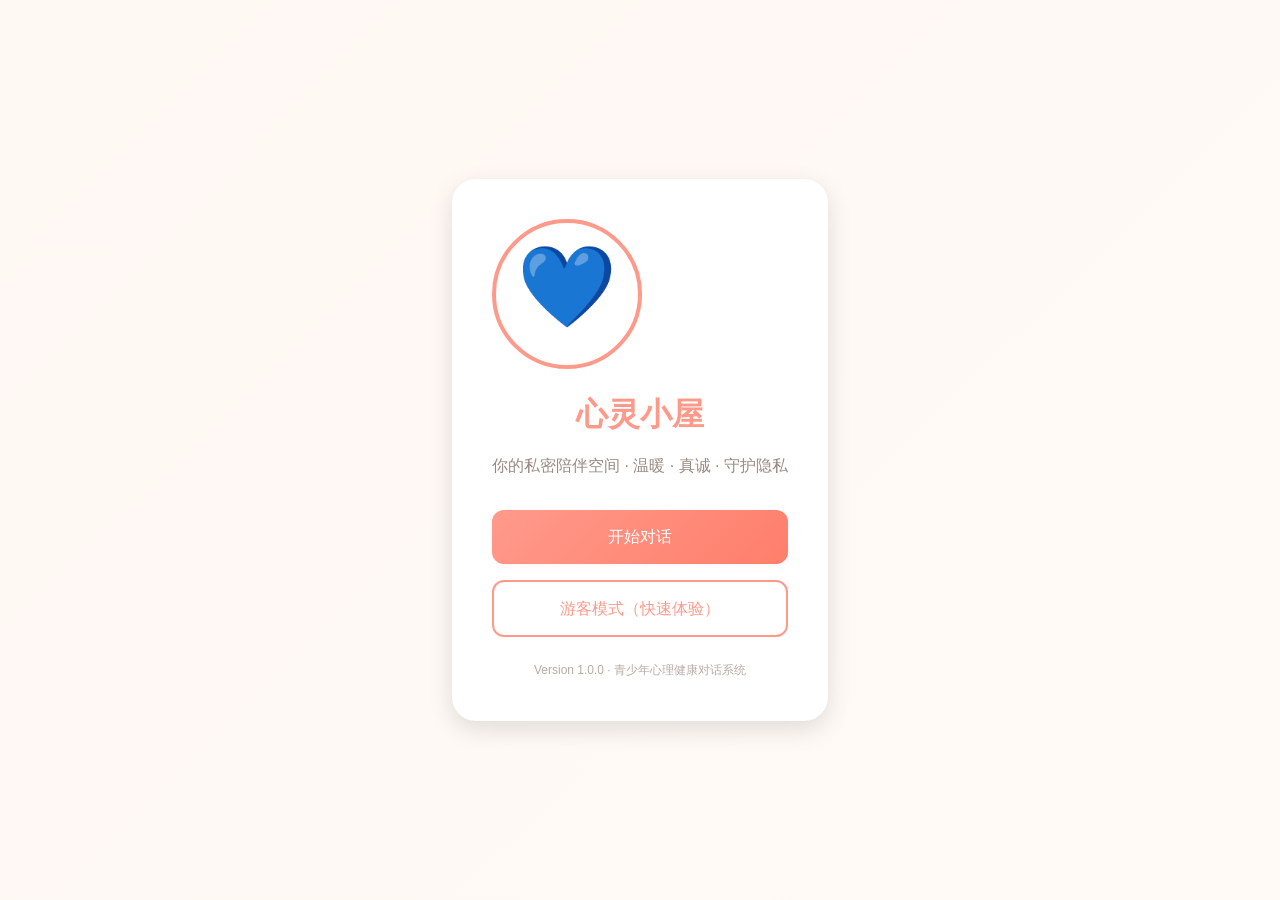
<file: esp-ai-server/frontend/public/index.html>
<!DOCTYPE html>
<html lang="zh-CN">
<head>
    <meta charset="UTF-8">
    <meta name="viewport" content="width=device-width, initial-scale=1.0">
    <title>心灵小屋 - 你的私密陪伴空间</title>
    <link rel="stylesheet" href="../src/css/main.css">
    <style>
        body {
            display: flex;
            justify-content: center;
            align-items: center;
            min-height: 100vh;
            background: linear-gradient(135deg, var(--bg-gradient-start) 0%, var(--bg-gradient-end) 100%);
        }
        
        .welcome-container {
            text-align: center;
            padding: 40px;
            background: white;
            border-radius: 24px;
            box-shadow: 0 8px 24px rgba(0, 0, 0, 0.12);
            max-width: 500px;
        }
        
        .logo {
            width: 150px;
            height: 150px;
            border-radius: 50%;
            margin-bottom: 24px;
            object-fit: cover;
            border: 4px solid var(--primary-color);
        }
        
        h1 {
            font-size: 32px;
            color: var(--primary-color);
            margin-bottom: 12px;
        }
        
        .subtitle {
            font-size: 16px;
            color: var(--text-secondary);
            margin-bottom: 32px;
        }
        
        .btn-group {
            display: flex;
            flex-direction: column;
            gap: 16px;
        }
        
        .btn {
            padding: 14px 32px;
            border: none;
            border-radius: 12px;
            font-size: 16px;
            cursor: pointer;
            transition: all 0.3s;
            text-decoration: none;
            display: inline-block;
        }
        
        .btn-primary {
            background: linear-gradient(135deg, var(--primary-color) 0%, var(--primary-dark) 100%);
            color: white;
        }
        
        .btn-primary:hover {
            transform: translateY(-2px);
            box-shadow: 0 6px 20px rgba(155, 89, 182, 0.3);
        }
        
        .btn-secondary {
            background: white;
            color: var(--primary-color);
            border: 2px solid var(--primary-color);
        }
        
        .btn-secondary:hover {
            background: var(--primary-light);
            color: white;
        }
        
        .version {
            margin-top: 24px;
            font-size: 12px;
            color: var(--text-light);
        }
    </style>
</head>
<body>
    <div class="welcome-container">
        <div class="logo" style="font-size: 80px; margin-bottom: 20px;">💙</div>
        <h1>心灵小屋</h1>
        <p class="subtitle">你的私密陪伴空间 · 温暖 · 真诚 · 守护隐私</p>
        
        <div class="btn-group">
            <a href="login.html" class="btn btn-primary">开始对话</a>
            <a href="chat.html" class="btn btn-secondary">游客模式（快速体验）</a>
        </div>
        
        <p class="version">Version 1.0.0 · 青少年心理健康对话系统</p>
    </div>
    
    <script src="../config.js"></script>
    <script>
        // 自动跳转逻辑
        document.addEventListener('DOMContentLoaded', () => {
            const userMode = localStorage.getItem('userMode');
            const userInfo = localStorage.getItem('userInfo');
            
            // 如果已登录，直接跳转到聊天页面
            if (userMode === 'user' && userInfo) {
                window.location.href = 'chat.html';
            }
        });
    </script>
</body>
</html>
</file>
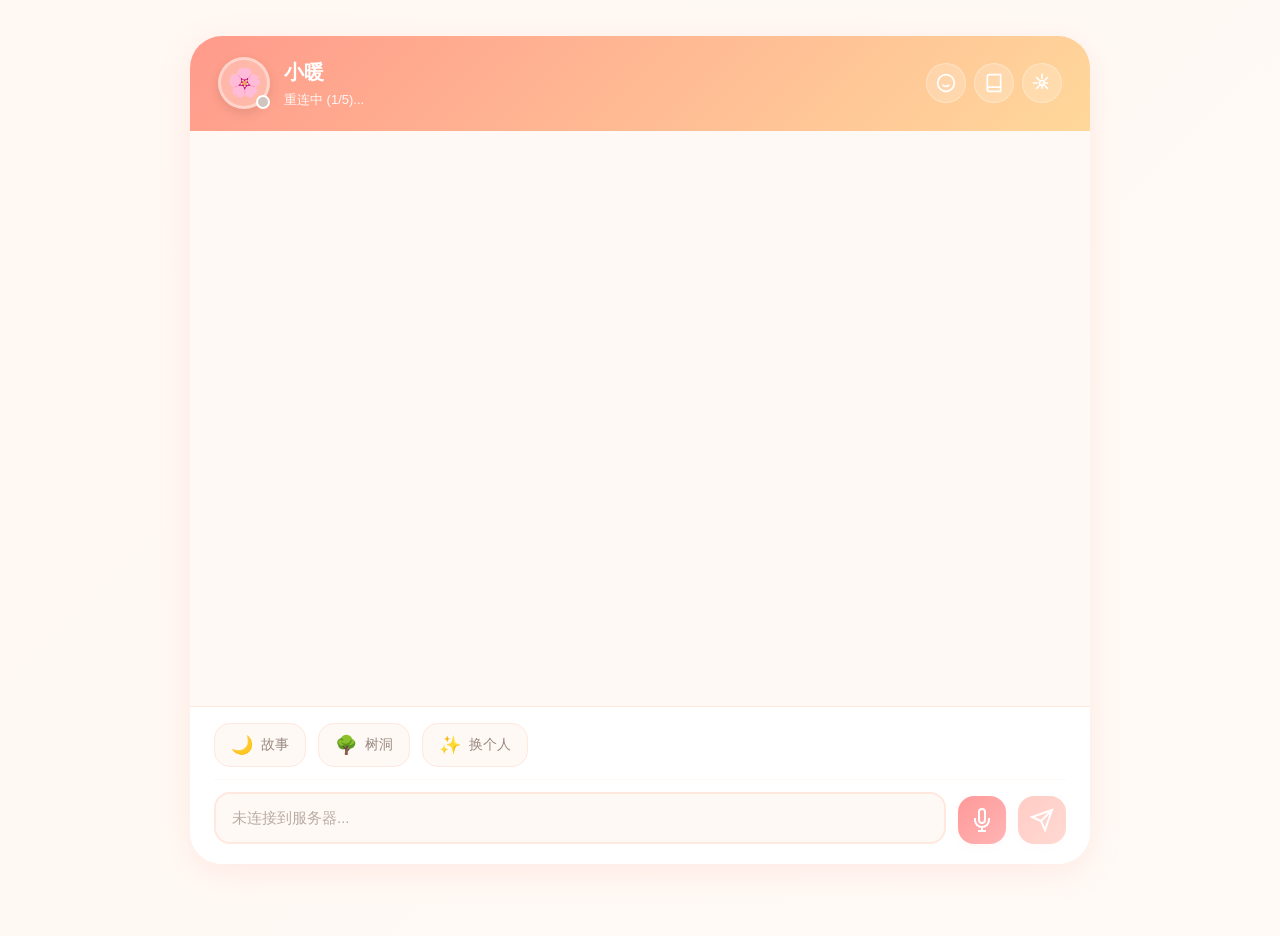
<file: esp-ai-server/frontend/public/chat.html>
<!DOCTYPE html>
<html lang="zh-CN">
<head>
    <meta charset="UTF-8">
    <meta name="viewport" content="width=device-width, initial-scale=1.0">
    <meta http-equiv="Cache-Control" content="no-cache, no-store, must-revalidate">
    <meta http-equiv="Pragma" content="no-cache">
    <meta http-equiv="Expires" content="0">
    <title>心灵小屋 - 你的私密陪伴空间</title>
    <link rel="stylesheet" href="../src/css/main.css">
    <link rel="stylesheet" href="../src/css/chat.css">
</head>
<body>
    <div class="container">
        <!-- 顶部栏 -->
        <header class="header">
            <div class="header-content">
                <!-- 当前角色头像和信息 -->
                <div class="avatar-container">
                    <div class="avatar" id="characterAvatar">
                        <span class="avatar-emoji">🌸</span>
                    </div>
                    <span class="status-indicator" id="statusIndicator"></span>
                </div>
                <div class="header-info">
                    <h1 class="title" id="characterName">小暖</h1>
                    <p class="subtitle" id="statusText">连接中...</p>
                </div>
            </div>
            
            <!-- 功能按钮 -->
            <div class="header-buttons">
                <!-- 聊天记录功能已隐藏，但后端继续保存数据 -->
                <!-- <button class="btn-icon" id="historyBtn" title="聊天记录">
                    <svg width="20" height="20" viewBox="0 0 24 24" fill="none" stroke="currentColor" stroke-width="2">
                        <path d="M21 15a2 2 0 0 1-2 2H7l-4 4V5a2 2 0 0 1 2-2h14a2 2 0 0 1 2 2z"/>
                    </svg>
                </button> -->
                <button class="btn-icon" id="moodBtn" title="今日心情">
                    <svg width="20" height="20" viewBox="0 0 24 24" fill="none" stroke="currentColor" stroke-width="2">
                        <circle cx="12" cy="12" r="10"/>
                        <path d="M8 14s1.5 2 4 2 4-2 4-2"/>
                        <line x1="9" y1="9" x2="9.01" y2="9"/>
                        <line x1="15" y1="9" x2="15.01" y2="9"/>
                    </svg>
                </button>
                <button class="btn-icon" id="diaryBtn" title="心情日记">
                    <svg width="20" height="20" viewBox="0 0 24 24" fill="none" stroke="currentColor" stroke-width="2">
                        <path d="M4 19.5A2.5 2.5 0 0 1 6.5 17H20"/>
                        <path d="M6.5 2H20v20H6.5A2.5 2.5 0 0 1 4 19.5v-15A2.5 2.5 0 0 1 6.5 2z"/>
                    </svg>
                </button>
                <button class="btn-icon" id="settingsBtn" title="设置">
                    <svg width="20" height="20" viewBox="0 0 24 24" fill="none" stroke="currentColor" stroke-width="2">
                        <circle cx="12" cy="12" r="3"/>
                        <path d="M12 1v6m0 6v6M5 5l4 4m6 6l4 4M1 12h6m6 0h6M5 19l4-4m6-6l4-4"/>
                    </svg>
                </button>
            </div>
        </header>

        <!-- 聊天区域 -->
        <main class="chat-container" id="chatContainer">
            <!-- 欢迎界面（首次使用）-->
            <div class="welcome-screen" id="welcomeScreen" style="display: none;">
                <div class="welcome-content">
                    <div class="welcome-icon">💙</div>
                    <h2>欢迎来到心灵小屋</h2>
                    <p>这里是你的私密空间，可以和AI小伙伴分享心情、记录日记、放松心情</p>
                    <p class="welcome-hint">选择一个你喜欢的小伙伴开始吧！</p>
                    <button class="btn-primary" id="startChatBtn">开始聊天</button>
                </div>
            </div>
            
            <!-- 消息列表 -->
            <div class="messages" id="messages">
                <!-- 消息将动态添加到这里 -->
            </div>
        </main>

        <!-- 输入区域 -->
        <footer class="input-container">
            <!-- 快捷功能栏 -->
            <div class="quick-actions">
                <button class="quick-action-btn" id="storyBtn" title="睡前故事">
                    <span>🌙</span>
                    <span class="quick-action-label">故事</span>
                </button>
                <button class="quick-action-btn" id="treeHoleBtn" title="树洞模式">
                    <span>🌳</span>
                    <span class="quick-action-label">树洞</span>
                </button>
                <button class="quick-action-btn" id="switchCharacterBtn" title="切换角色">
                    <span>✨</span>
                    <span class="quick-action-label">换个人</span>
                </button>
            </div>
            
            <!-- 树洞模式提示 -->
            <div class="tree-hole-notice" id="treeHoleNotice" style="display: none;">
                <span>🌳 树洞模式已开启 - 这是属于你的专属空间，放心倾诉吧</span>
            </div>
            
            <!-- 状态栏 -->
            <div class="status-bar" id="statusBar"></div>
            
            <!-- 输入框 -->
            <div class="input-wrapper">
                <textarea 
                    class="message-input" 
                    id="messageInput" 
                    placeholder="说说你的心情..." 
                    rows="1"
                    disabled
                ></textarea>
                
                <button class="btn-voice record" id="recordBtn" disabled title="按住说话">
                    <svg width="24" height="24" viewBox="0 0 24 24" fill="none" stroke="currentColor" stroke-width="2">
                        <path d="M12 1a3 3 0 0 0-3 3v8a3 3 0 0 0 6 0V4a3 3 0 0 0-3-3z"/>
                        <path d="M19 10v2a7 7 0 0 1-14 0v-2"/>
                        <line x1="12" y1="19" x2="12" y2="23"/>
                        <line x1="8" y1="23" x2="16" y2="23"/>
                    </svg>
                </button>
                
                <button class="btn-send" id="sendBtn" disabled>
                    <svg width="24" height="24" viewBox="0 0 24 24" fill="none" stroke="currentColor" stroke-width="2">
                        <path d="M22 2L11 13"/>
                        <path d="M22 2L15 22L11 13L2 9L22 2Z"/>
                    </svg>
                </button>
            </div>
        </footer>
    </div>

    <!-- ==================== 弹窗组件 ==================== -->
    
    <!-- 角色选择弹窗 -->
    <div class="modal" id="characterModal">
        <div class="modal-content character-selector">
            <div class="modal-header">
                <h3>选择你的AI小伙伴</h3>
                <button class="btn-close" onclick="closeModal('characterModal')">×</button>
            </div>
            <div class="modal-body">
                <div class="character-grid" id="characterGrid">
                    <!-- 角色卡片将动态生成 -->
                </div>
            </div>
        </div>
    </div>
    
    <!-- 心情签到弹窗 -->
    <div class="modal" id="moodModal">
        <div class="modal-content mood-checkin">
            <div class="modal-header">
                <h3>今日心情签到</h3>
                <button class="btn-close" onclick="closeModal('moodModal')">×</button>
            </div>
            <div class="modal-body">
                <div class="mood-date" id="moodDate"></div>
                <div class="mood-selector">
                    <div class="mood-label">今天感觉怎么样？</div>
                    <div class="mood-grid" id="moodGrid">
                        <!-- 情绪按钮将动态生成 -->
                    </div>
                </div>
                
                <!-- 情绪强度 -->
                <div class="mood-intensity" id="moodIntensitySection" style="display: none;">
                    <div class="mood-label">这种感觉有多强烈？</div>
                    <div class="intensity-slider-wrapper">
                        <div class="intensity-labels">
                            <span>轻微</span>
                            <span>一般</span>
                            <span>强烈</span>
                        </div>
                        <input type="range" min="1" max="5" value="3" id="intensitySlider" class="intensity-slider">
                        <div class="intensity-value" id="intensityValue">3</div>
                    </div>
                </div>
                
                <!-- 心情备注 -->
                <div class="mood-note" id="moodNoteSection" style="display: none;">
                    <div class="mood-label">想说点什么吗？（可选）</div>
                    <textarea id="moodNoteInput" placeholder="记录此刻的想法..." maxlength="200"></textarea>
                    <div class="char-count"><span id="noteCharCount">0</span>/200</div>
                </div>
                
                <!-- 确认按钮 -->
                <button class="btn-primary btn-block" id="confirmMoodBtn" disabled>确认签到</button>
                
                <!-- 历史心情统计 -->
                <div class="mood-stats" id="moodStats" style="display: none;">
                    <div class="stats-header">最近7天心情</div>
                    <div class="stats-chart" id="moodChart"></div>
                </div>
            </div>
        </div>
    </div>
    
    <!-- 日记查看弹窗 -->
    <div class="modal" id="diaryModal">
        <div class="modal-content diary-viewer">
            <div class="modal-header">
                <h3>心情日记</h3>
                <button class="btn-close" onclick="closeModal('diaryModal')">×</button>
            </div>
            <div class="modal-body">
                <div class="diary-actions">
                    <button class="btn-secondary" id="generateDiaryBtn">生成今日日记</button>
                </div>
                <div class="diary-list" id="diaryList">
                    <!-- 日记列表将动态生成 -->
                </div>
                <div class="diary-detail" id="diaryDetail" style="display: none;">
                    <button class="btn-back" id="backToDiaryList">← 返回</button>
                    <div class="diary-content-wrapper" id="diaryContentWrapper">
                        <!-- 日记详细内容 -->
                    </div>
                </div>
            </div>
        </div>
    </div>
    
    <!-- 睡前故事弹窗 -->
    <div class="modal" id="storyModal">
        <div class="modal-content story-viewer">
            <div class="modal-header">
                <h3>🌙 睡前故事</h3>
                <button class="btn-close" onclick="closeModal('storyModal')">×</button>
            </div>
            <div class="modal-body">
                <!-- 故事类型选择 -->
                <div class="story-options">
                    <div class="story-option-label">选择故事类型：</div>
                    <div class="story-type-selector">
                        <button class="story-type-btn active" data-type="preset">
                            <span class="story-type-icon">📚</span>
                            <span class="story-type-name">精选故事</span>
                        </button>
                        <button class="story-type-btn" data-type="generated">
                            <span class="story-type-icon">✨</span>
                            <span class="story-type-name">创作新故事</span>
                        </button>
                    </div>
                </div>
                
                <!-- 主题选择（仅在生成新故事时显示）-->
                <div class="story-themes" id="storyThemes" style="display: none;">
                    <div class="story-option-label">选择故事主题：</div>
                    <div class="theme-grid" id="themeGrid">
                        <!-- 主题按钮将动态生成 -->
                    </div>
                </div>
                
                <!-- 获取故事按钮 -->
                <button class="btn-primary btn-block btn-get-story" id="getStoryBtn">
                    <span>🌙</span>
                    <span>获取睡前故事</span>
                </button>
                
                <!-- 故事内容显示区域 -->
                <div class="story-content-area" id="storyContentArea" style="display: none;">
                    <div class="story-header">
                        <h4 class="story-title" id="storyTitle"></h4>
                        <div class="story-meta">
                            <span class="story-character" id="storyCharacter"></span>
                            <span class="story-type-badge" id="storyTypeBadge"></span>
                        </div>
                    </div>
                    <div class="story-body">
                        <div class="story-text" id="storyText"></div>
                    </div>
                    <div class="story-actions">
                        <button class="btn-secondary" id="readAgainBtn">再听一遍</button>
                        <button class="btn-secondary" id="getAnotherStoryBtn">换一个故事</button>
                    </div>
                </div>
                
                <!-- 加载提示 -->
                <div class="story-loading" id="storyLoading" style="display: none;">
                    <div class="loading-spinner-small"></div>
                    <div class="loading-text">正在准备睡前故事...</div>
                </div>
            </div>
        </div>
    </div>
    
    <!-- 设置弹窗 -->
    <div class="modal" id="settingsModal">
        <div class="modal-content settings-panel">
            <div class="modal-header">
                <h3>设置</h3>
                <button class="btn-close" onclick="closeModal('settingsModal')">×</button>
            </div>
            <div class="modal-body">
                <div class="settings-section">
                    <div class="setting-item">
                        <div class="setting-label">
                            <span class="setting-icon">🔊</span>
                            <span>语音回复</span>
                        </div>
                        <label class="toggle-switch">
                            <input type="checkbox" id="voiceModeToggle" checked>
                            <span class="toggle-slider"></span>
                        </label>
                    </div>
                    
                    <div class="setting-item">
                        <div class="setting-label">
                            <span class="setting-icon">⏰</span>
                            <span>主动对话</span>
                            <p class="setting-desc">AI会在设定时间主动找你聊天</p>
                        </div>
                        <label class="toggle-switch">
                            <input type="checkbox" id="proactiveChatToggle" checked>
                            <span class="toggle-slider"></span>
                        </label>
                    </div>
                    
                    <div class="setting-item" id="proactiveChatTimeSection">
                        <div class="setting-label">
                            <span class="setting-icon">🕐</span>
                            <span>主动对话时间</span>
                        </div>
                        <input type="time" id="proactiveChatTime" value="20:00" class="time-input">
                    </div>
                </div>
                
                <!-- 个人信息设置 -->
                <div class="settings-section">
                    <h4>👤 个人信息</h4>
                    <div class="profile-info">
                        <div class="profile-item">
                            <label class="profile-label">
                                <span class="profile-icon">✨</span>
                                <span>昵称</span>
                            </label>
                            <input type="text" id="profileNickname" class="profile-input" placeholder="输入你的昵称" maxlength="20">
                        </div>
                        
                        <div class="profile-item">
                            <label class="profile-label">
                                <span class="profile-icon">🎂</span>
                                <span>生日</span>
                            </label>
                            <input type="date" id="profileBirthday" class="profile-input">
                        </div>
                        
                        <div class="profile-item">
                            <label class="profile-label">
                                <span class="profile-icon">💖</span>
                                <span>爱好</span>
                            </label>
                            <input type="text" id="profileHobby" class="profile-input" placeholder="例如：看书、运动、音乐" maxlength="50">
                        </div>
                        
                        <div class="profile-item">
                            <label class="profile-label">
                                <span class="profile-icon">💼</span>
                                <span>职业/学校</span>
                            </label>
                            <input type="text" id="profileOccupation" class="profile-input" placeholder="例如：学生、程序员" maxlength="30">
                        </div>
                        
                        <div class="profile-item">
                            <label class="profile-label">
                                <span class="profile-icon">📍</span>
                                <span>所在城市</span>
                            </label>
                            <input type="text" id="profileCity" class="profile-input" placeholder="例如：北京" maxlength="20">
                        </div>
                        
                        <div class="profile-item">
                            <label class="profile-label">
                                <span class="profile-icon">📝</span>
                                <span>个性签名</span>
                            </label>
                            <textarea id="profileBio" class="profile-textarea" placeholder="写点关于自己的简介..." maxlength="100" rows="3"></textarea>
                        </div>
                        
                        <button class="btn-primary btn-block" id="saveProfileBtn">保存个人信息</button>
                    </div>
                </div>
                
                <div class="settings-section">
                    <h4>关于</h4>
                    <div class="about-info">
                        <p>💙 心灵小屋 v1.0</p>
                        <p class="about-desc">一个安全、私密、温暖的AI陪伴空间</p>
                        <p class="about-note">⚠️ 本系统仅提供情感支持，不替代专业心理咨询</p>
                    </div>
                </div>
                
                <!-- 退出登录 -->
                <div class="settings-section">
                    <button class="btn-danger btn-block" id="logoutBtn">退出登录</button>
                </div>
            </div>
        </div>
    </div>

    <!-- 聊天记录侧边栏 - 已隐藏，后端继续保存数据 -->
    <!-- <div class="history-sidebar" id="historySidebar">
        <div class="sidebar-header">
            <h3>聊天记录</h3>
            <button class="btn-close" onclick="document.getElementById('historySidebar').classList.remove('show')">×</button>
        </div>
        <div class="sidebar-search">
            <input type="text" id="historySearch" placeholder="搜索聊天记录..." class="search-input">
        </div>
        <div class="sidebar-content" id="historyContent">
            <div class="loading">加载中...</div>
        </div>
    </div> -->

    <!-- Toast 提示容器 -->
    <div id="toastContainer" class="toast-container"></div>

    <!-- 加载提示 -->
    <div class="loading-overlay" id="loadingOverlay" style="display: none;">
        <div class="loading-spinner"></div>
        <div class="loading-text">加载中...</div>
    </div>

    <!-- 脚本 -->
    <script src="../config.js"></script>
    <script src="../src/js/utils.js"></script>
    <script src="../src/js/audio.js?bust=1731484637000"></script>
    <script src="../src/js/auth.js?bust=1731484637000"></script>
    <script src="../src/js/chat.js?bust=1731484637000"></script>
    <script src="../src/js/teen-features.js?bust=1731484637000"></script>
    <script src="../src/js/timestamp-patch.js?bust=1731484637000"></script>
    
    <script>
        // 全局函数：关闭模态框
        function closeModal(modalId) {
            const modal = document.getElementById(modalId);
            if (modal) {
                modal.style.display = 'none';
            }
        }
        
        // 全局函数：打开模态框
        function openModal(modalId) {
            const modal = document.getElementById(modalId);
            if (modal) {
                modal.style.display = 'flex';
            }
        }
    </script>
</body>
</html>
</file>
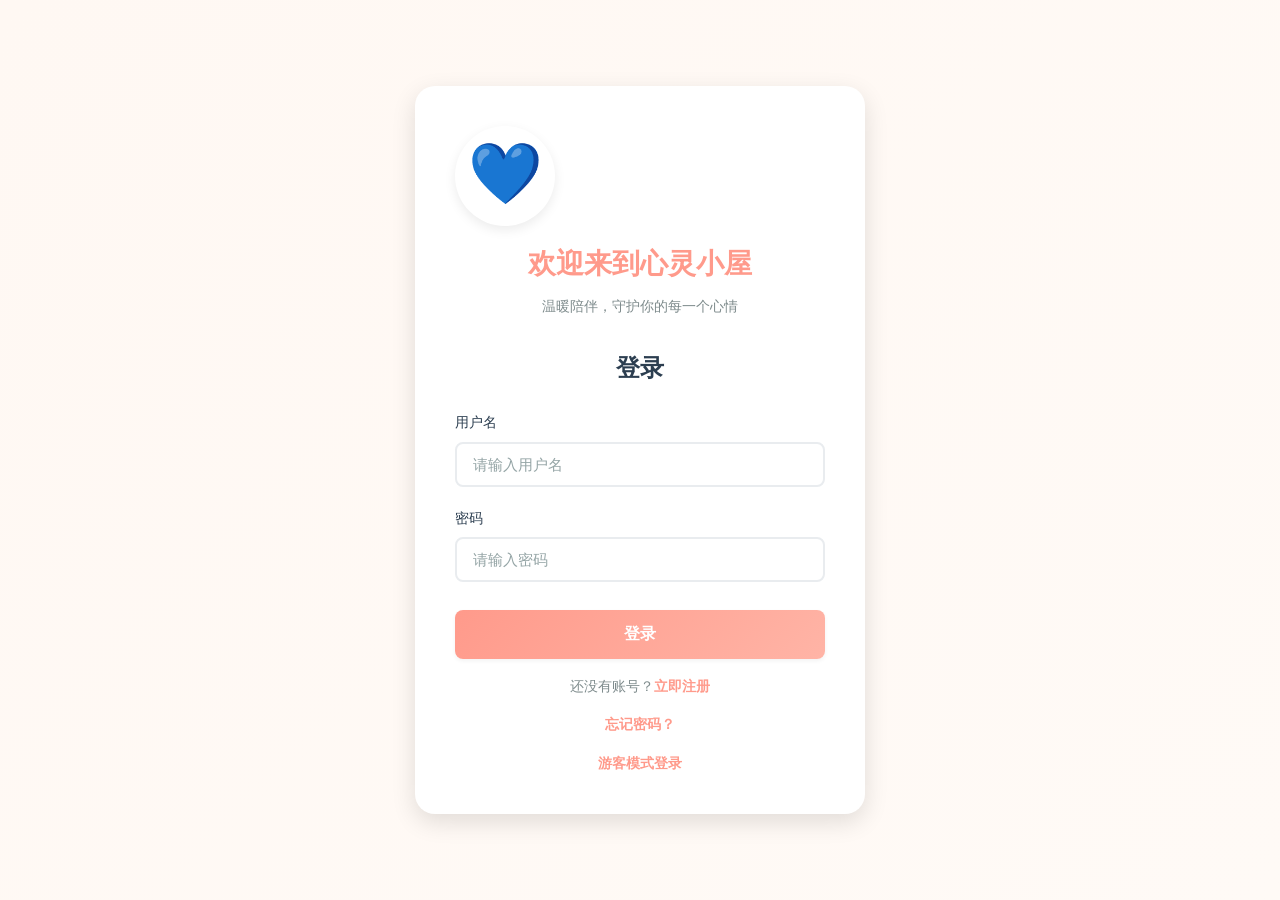
<file: esp-ai-server/frontend/public/history.html>
<!DOCTYPE html>
<html lang="zh-CN">
<head>
    <meta charset="UTF-8">
    <meta name="viewport" content="width=device-width, initial-scale=1.0">
    <title>聊天记录 - 心灵小屋</title>
    <link rel="stylesheet" href="../src/css/main.css">
    <style>
        :root {
            --primary-color: #ff6b6b;
            --primary-dark: #e55555;
            --bg-primary: #1a1a1a;
            --bg-secondary: #2d2d2d;
            --bg-light: #3a3a3a;
            --text-primary: #ffffff;
            --text-secondary: #cccccc;
            --text-light: #999999;
            --border-color: #444444;
            --shadow: 0 4px 20px rgba(0, 0, 0, 0.3);
            --gradient: linear-gradient(135deg, var(--primary-color) 0%, var(--primary-dark) 100%);
        }

        body {
            font-family: -apple-system, BlinkMacSystemFont, 'Segoe UI', Roboto, sans-serif;
            background: var(--bg-primary);
            color: var(--text-primary);
            margin: 0;
            padding: 0;
            min-height: 100vh;
        }

        .container {
            max-width: 1200px;
            margin: 0 auto;
            padding: 20px;
        }

        .header {
            display: flex;
            justify-content: space-between;
            align-items: center;
            margin-bottom: 30px;
            padding: 20px;
            background: var(--bg-secondary);
            border-radius: 12px;
            box-shadow: var(--shadow);
        }

        .header h1 {
            margin: 0;
            color: var(--primary-color);
            font-size: 24px;
        }

        .header-actions {
            display: flex;
            gap: 12px;
        }

        .btn {
            padding: 8px 16px;
            border: none;
            border-radius: 6px;
            cursor: pointer;
            font-size: 14px;
            transition: all 0.3s;
            text-decoration: none;
            display: inline-flex;
            align-items: center;
            gap: 6px;
        }

        .btn-primary {
            background: var(--gradient);
            color: white;
        }

        .btn-secondary {
            background: var(--bg-light);
            color: var(--text-secondary);
        }

        .btn:hover {
            transform: translateY(-2px);
            box-shadow: var(--shadow);
        }

        .search-bar {
            background: var(--bg-secondary);
            padding: 20px;
            border-radius: 12px;
            margin-bottom: 20px;
            box-shadow: var(--shadow);
        }

        .search-input {
            width: 100%;
            padding: 12px 16px;
            border: 1px solid var(--border-color);
            border-radius: 8px;
            background: var(--bg-light);
            color: var(--text-primary);
            font-size: 16px;
            outline: none;
            transition: border-color 0.3s;
        }

        .search-input:focus {
            border-color: var(--primary-color);
        }

        .search-filters {
            display: flex;
            gap: 12px;
            margin-top: 12px;
            flex-wrap: wrap;
        }

        .date-input {
            padding: 8px 12px;
            border: 1px solid var(--border-color);
            border-radius: 6px;
            background: var(--bg-light);
            color: var(--text-primary);
            font-size: 14px;
        }

        .history-container {
            background: var(--bg-secondary);
            border-radius: 12px;
            box-shadow: var(--shadow);
            overflow: hidden;
        }

        .history-stats {
            padding: 20px;
            border-bottom: 1px solid var(--border-color);
            display: flex;
            justify-content: space-between;
            align-items: center;
        }

        .stats-info {
            color: var(--text-secondary);
            font-size: 14px;
        }

        .view-toggle {
            display: flex;
            gap: 8px;
        }

        .toggle-btn {
            padding: 6px 12px;
            border: 1px solid var(--border-color);
            background: var(--bg-light);
            color: var(--text-secondary);
            border-radius: 4px;
            cursor: pointer;
            font-size: 12px;
            transition: all 0.3s;
        }

        .toggle-btn.active {
            background: var(--primary-color);
            color: white;
            border-color: var(--primary-color);
        }

        .history-content {
            max-height: 70vh;
            overflow-y: auto;
        }

        /* 时间轴视图 */
        .timeline-view {
            padding: 20px;
        }

        .date-group {
            margin-bottom: 30px;
        }

        .date-header {
            position: sticky;
            top: 0;
            background: var(--bg-secondary);
            padding: 12px 0;
            margin-bottom: 16px;
            border-bottom: 2px solid var(--primary-color);
            font-weight: bold;
            color: var(--primary-color);
            z-index: 10;
        }

        .message-item {
            display: flex;
            margin-bottom: 16px;
            padding: 12px;
            background: var(--bg-light);
            border-radius: 8px;
            transition: background-color 0.3s;
        }

        .message-item:hover {
            background: #404040;
        }

        .message-avatar {
            width: 40px;
            height: 40px;
            border-radius: 50%;
            margin-right: 12px;
            display: flex;
            align-items: center;
            justify-content: center;
            font-size: 18px;
            flex-shrink: 0;
        }

        .message-avatar.user {
            background: var(--gradient);
        }

        .message-avatar.assistant {
            background: var(--bg-secondary);
            border: 2px solid var(--primary-color);
        }

        .message-content {
            flex: 1;
            min-width: 0;
        }

        .message-header {
            display: flex;
            justify-content: space-between;
            align-items: center;
            margin-bottom: 6px;
        }

        .message-sender {
            font-weight: bold;
            color: var(--text-primary);
            font-size: 14px;
        }

        .message-time {
            color: var(--text-light);
            font-size: 12px;
        }

        .message-text {
            color: var(--text-secondary);
            line-height: 1.5;
            word-wrap: break-word;
        }

        /* 列表视图 */
        .list-view {
            padding: 0;
        }

        .list-view .message-item {
            border-radius: 0;
            border-bottom: 1px solid var(--border-color);
            margin-bottom: 0;
        }

        .list-view .message-item:last-child {
            border-bottom: none;
        }

        /* 搜索结果高亮 */
        .highlight {
            background: yellow;
            color: black;
            padding: 2px 4px;
            border-radius: 3px;
        }

        /* 分页 */
        .pagination {
            display: flex;
            justify-content: center;
            align-items: center;
            gap: 12px;
            padding: 20px;
            border-top: 1px solid var(--border-color);
        }

        .page-btn {
            padding: 8px 12px;
            border: 1px solid var(--border-color);
            background: var(--bg-light);
            color: var(--text-secondary);
            border-radius: 4px;
            cursor: pointer;
            transition: all 0.3s;
        }

        .page-btn:hover:not(:disabled) {
            background: var(--primary-color);
            color: white;
            border-color: var(--primary-color);
        }

        .page-btn:disabled {
            opacity: 0.5;
            cursor: not-allowed;
        }

        .page-btn.active {
            background: var(--primary-color);
            color: white;
            border-color: var(--primary-color);
        }

        .page-info {
            color: var(--text-light);
            font-size: 14px;
        }

        /* 加载状态 */
        .loading {
            display: flex;
            justify-content: center;
            align-items: center;
            padding: 40px;
            color: var(--text-light);
        }

        .loading::before {
            content: '';
            width: 20px;
            height: 20px;
            border: 2px solid var(--border-color);
            border-top: 2px solid var(--primary-color);
            border-radius: 50%;
            animation: spin 1s linear infinite;
            margin-right: 12px;
        }

        @keyframes spin {
            0% { transform: rotate(0deg); }
            100% { transform: rotate(360deg); }
        }

        /* 空状态 */
        .empty-state {
            text-align: center;
            padding: 60px 20px;
            color: var(--text-light);
        }

        .empty-state svg {
            width: 64px;
            height: 64px;
            margin-bottom: 16px;
            opacity: 0.5;
        }

        /* 响应式设计 */
        @media (max-width: 768px) {
            .container {
                padding: 10px;
            }

            .header {
                flex-direction: column;
                gap: 16px;
                text-align: center;
            }

            .search-filters {
                flex-direction: column;
            }

            .message-item {
                padding: 8px;
            }

            .message-avatar {
                width: 32px;
                height: 32px;
                font-size: 14px;
            }
        }
    </style>
</head>
<body>
    <div class="container">
        <!-- 头部 -->
        <div class="header">
            <h1>📜 聊天记录</h1>
            <div class="header-actions">
                <a href="index.html" class="btn btn-secondary">
                    <svg width="16" height="16" viewBox="0 0 24 24" fill="none" stroke="currentColor" stroke-width="2">
                        <path d="M19 12H5M12 19l-7-7 7-7"/>
                    </svg>
                    返回聊天
                </a>
                <button class="btn btn-primary" id="exportBtn">
                    <svg width="16" height="16" viewBox="0 0 24 24" fill="none" stroke="currentColor" stroke-width="2">
                        <path d="M21 15v4a2 2 0 0 1-2 2H5a2 2 0 0 1-2-2v-4"/>
                        <polyline points="7,10 12,15 17,10"/>
                        <line x1="12" y1="15" x2="12" y2="3"/>
                    </svg>
                    导出记录
                </button>
            </div>
        </div>

        <!-- 搜索栏 -->
        <div class="search-bar">
            <input type="text" class="search-input" id="searchInput" placeholder="搜索聊天记录...">
            <div class="search-filters">
                <input type="date" class="date-input" id="startDate" title="开始日期">
                <input type="date" class="date-input" id="endDate" title="结束日期">
                <button class="btn btn-secondary" id="clearFilters">清除筛选</button>
            </div>
        </div>

        <!-- 历史记录容器 -->
        <div class="history-container">
            <!-- 统计信息 -->
            <div class="history-stats">
                <div class="stats-info" id="statsInfo">
                    正在加载...
                </div>
                <div class="view-toggle">
                    <button class="toggle-btn active" data-view="timeline">时间轴</button>
                    <button class="toggle-btn" data-view="list">列表</button>
                </div>
            </div>

            <!-- 历史记录内容 -->
            <div class="history-content" id="historyContent">
                <div class="loading">正在加载聊天记录...</div>
            </div>

            <!-- 分页 -->
            <div class="pagination" id="pagination" style="display: none;">
                <button class="page-btn" id="prevBtn">上一页</button>
                <div class="page-info" id="pageInfo"></div>
                <button class="page-btn" id="nextBtn">下一页</button>
            </div>
        </div>
    </div>

    <!-- 引入配置和工具 -->
    <script src="../config.js"></script>
    <script src="../src/js/utils.js"></script>
    <script src="../src/js/auth.js"></script>
    
    <script>
        class ChatHistory {
            constructor() {
                this.ws = null;
                this.currentView = 'timeline';
                this.currentPage = 1;
                this.pageSize = 50;
                this.totalPages = 0;
                this.searchQuery = '';
                this.startDate = '';
                this.endDate = '';
                this.groupedHistory = {};
                this.isLoading = false;
                
                this.init();
            }
            
            async init() {
                // 检查登录状态
                const userInfo = AuthManager.getUserInfo();
                if (!userInfo) {
                    window.location.href = 'login.html';
                    return;
                }
                
                this.setupEventListeners();
                await this.connectWebSocket();
                this.loadGroupedHistory();
            }
            
            setupEventListeners() {
                // 搜索
                const searchInput = document.getElementById('searchInput');
                let searchTimeout;
                searchInput.addEventListener('input', (e) => {
                    clearTimeout(searchTimeout);
                    searchTimeout = setTimeout(() => {
                        this.searchQuery = e.target.value.trim();
                        this.searchMessages();
                    }, 500);
                });
                
                // 日期筛选
                document.getElementById('startDate').addEventListener('change', (e) => {
                    this.startDate = e.target.value;
                    this.filterByDate();
                });
                
                document.getElementById('endDate').addEventListener('change', (e) => {
                    this.endDate = e.target.value;
                    this.filterByDate();
                });
                
                // 清除筛选
                document.getElementById('clearFilters').addEventListener('click', () => {
                    this.clearFilters();
                });
                
                // 视图切换
                document.querySelectorAll('.toggle-btn').forEach(btn => {
                    btn.addEventListener('click', (e) => {
                        const view = e.target.dataset.view;
                        this.switchView(view);
                    });
                });
                
                // 分页
                document.getElementById('prevBtn').addEventListener('click', () => {
                    if (this.currentPage > 1) {
                        this.currentPage--;
                        this.loadPaginatedHistory();
                    }
                });
                
                document.getElementById('nextBtn').addEventListener('click', () => {
                    if (this.currentPage < this.totalPages) {
                        this.currentPage++;
                        this.loadPaginatedHistory();
                    }
                });
                
                // 导出
                document.getElementById('exportBtn').addEventListener('click', () => {
                    this.exportHistory();
                });
            }
            
            async connectWebSocket() {
                return new Promise((resolve, reject) => {
                    try {
                        this.ws = new WebSocket(CONFIG.WEBSOCKET.URL);
                        
                        this.ws.onopen = () => {
                            console.log('WebSocket连接成功');
                            // 发送认证信息
                            const userInfo = AuthManager.getUserInfo();
                            this.sendMessage('session_auth', {
                                user_id: userInfo.user_id,
                                session_token: userInfo.session_token
                            });
                            resolve();
                        };
                        
                        this.ws.onmessage = (event) => {
                            this.handleMessage(JSON.parse(event.data));
                        };
                        
                        this.ws.onerror = (error) => {
                            console.error('WebSocket错误:', error);
                            reject(error);
                        };
                        
                        this.ws.onclose = () => {
                            console.log('WebSocket连接关闭');
                        };
                        
                    } catch (error) {
                        reject(error);
                    }
                });
            }
            
            sendMessage(type, data) {
                if (this.ws && this.ws.readyState === WebSocket.OPEN) {
                    this.ws.send(JSON.stringify({ type, ...data }));
                }
            }
            
            handleMessage(message) {
                const { type, ...data } = message;
                
                switch (type) {
                    case 'grouped_history':
                        this.handleGroupedHistory(data);
                        break;
                    case 'paginated_history':
                        this.handlePaginatedHistory(data);
                        break;
                    case 'search_results':
                        this.handleSearchResults(data);
                        break;
                    case 'history_by_date':
                        this.handleHistoryByDate(data);
                        break;
                    case 'error':
                        this.showError(data);
                        break;
                }
            }
            
            loadGroupedHistory() {
                this.isLoading = true;
                this.showLoading();
                this.sendMessage('get_grouped_history', {});
            }
            
            loadPaginatedHistory() {
                this.isLoading = true;
                this.showLoading();
                this.sendMessage('get_paginated_history', {
                    page: this.currentPage,
                    page_size: this.pageSize,
                    search_query: this.searchQuery || null
                });
            }
            
            searchMessages() {
                if (!this.searchQuery) {
                    this.loadGroupedHistory();
                    return;
                }
                
                this.isLoading = true;
                this.showLoading();
                this.sendMessage('search_messages', {
                    query: this.searchQuery,
                    limit: 100
                });
            }
            
            filterByDate() {
                if (!this.startDate && !this.endDate) {
                    this.loadGroupedHistory();
                    return;
                }
                
                this.isLoading = true;
                this.showLoading();
                this.sendMessage('get_history_by_date', {
                    start_date: this.startDate || null,
                    end_date: this.endDate || null
                });
            }
            
            clearFilters() {
                document.getElementById('searchInput').value = '';
                document.getElementById('startDate').value = '';
                document.getElementById('endDate').value = '';
                this.searchQuery = '';
                this.startDate = '';
                this.endDate = '';
                this.loadGroupedHistory();
            }
            
            switchView(view) {
                this.currentView = view;
                
                // 更新按钮状态
                document.querySelectorAll('.toggle-btn').forEach(btn => {
                    btn.classList.toggle('active', btn.dataset.view === view);
                });
                
                // 重新渲染
                this.renderHistory();
            }
            
            handleGroupedHistory(data) {
                this.groupedHistory = data.grouped_messages;
                this.updateStats(data.statistics);
                this.renderHistory();
                this.hidePagination();
                this.isLoading = false;
            }
            
            handlePaginatedHistory(data) {
                this.currentPage = data.pagination.current_page;
                this.totalPages = data.pagination.total_pages;
                this.renderPaginatedMessages(data.messages);
                this.updatePagination(data.pagination);
                this.showPagination();
                this.isLoading = false;
            }
            
            handleSearchResults(data) {
                this.renderSearchResults(data.results, data.query);
                this.updateStats({ total_messages: data.total_found, search_query: data.query });
                this.hidePagination();
                this.isLoading = false;
            }
            
            handleHistoryByDate(data) {
                // 将消息按日期分组
                const grouped = {};
                data.messages.forEach(msg => {
                    const date = msg.timestamp.split('T')[0];
                    if (!grouped[date]) grouped[date] = [];
                    grouped[date].push(msg);
                });
                
                this.groupedHistory = grouped;
                this.updateStats({ 
                    total_messages: data.total_messages,
                    date_range: `${data.start_date || '开始'} - ${data.end_date || '结束'}`
                });
                this.renderHistory();
                this.hidePagination();
                this.isLoading = false;
            }
            
            renderHistory() {
                const container = document.getElementById('historyContent');
                
                if (Object.keys(this.groupedHistory).length === 0) {
                    this.showEmptyState();
                    return;
                }
                
                if (this.currentView === 'timeline') {
                    this.renderTimelineView(container);
                } else {
                    this.renderListView(container);
                }
            }
            
            renderTimelineView(container) {
                container.innerHTML = '<div class="timeline-view"></div>';
                const timeline = container.querySelector('.timeline-view');
                
                Object.entries(this.groupedHistory).forEach(([date, messages]) => {
                    const dateGroup = document.createElement('div');
                    dateGroup.className = 'date-group';
                    
                    const dateHeader = document.createElement('div');
                    dateHeader.className = 'date-header';
                    dateHeader.textContent = this.formatDate(date);
                    dateGroup.appendChild(dateHeader);
                    
                    messages.forEach(msg => {
                        if (msg.role === 'system') return;
                        dateGroup.appendChild(this.createMessageElement(msg));
                    });
                    
                    timeline.appendChild(dateGroup);
                });
            }
            
            renderListView(container) {
                container.innerHTML = '<div class="list-view"></div>';
                const listView = container.querySelector('.list-view');
                
                const allMessages = [];
                Object.values(this.groupedHistory).forEach(messages => {
                    allMessages.push(...messages.filter(msg => msg.role !== 'system'));
                });
                
                allMessages.forEach(msg => {
                    listView.appendChild(this.createMessageElement(msg));
                });
            }
            
            renderPaginatedMessages(messages) {
                const container = document.getElementById('historyContent');
                container.innerHTML = '<div class="list-view"></div>';
                const listView = container.querySelector('.list-view');
                
                messages.forEach(msg => {
                    if (msg.role === 'system') return;
                    listView.appendChild(this.createMessageElement(msg));
                });
            }
            
            renderSearchResults(results, query) {
                const container = document.getElementById('historyContent');
                container.innerHTML = '<div class="search-results"></div>';
                const searchResults = container.querySelector('.search-results');
                
                if (results.length === 0) {
                    this.showEmptyState(`没有找到包含 "${query}" 的消息`);
                    return;
                }
                
                results.forEach(result => {
                    const resultGroup = document.createElement('div');
                    resultGroup.className = 'search-result-group';
                    resultGroup.style.marginBottom = '20px';
                    
                    // 显示上下文消息
                    result.context.forEach(msg => {
                        if (msg.role === 'system') return;
                        const msgElement = this.createMessageElement(msg);
                        
                        // 高亮匹配的消息
                        if (msg === result.matched_message) {
                            msgElement.style.border = '2px solid var(--primary-color)';
                            msgElement.style.background = 'rgba(255, 107, 107, 0.1)';
                        }
                        
                        // 高亮搜索关键词
                        this.highlightText(msgElement, query);
                        resultGroup.appendChild(msgElement);
                    });
                    
                    searchResults.appendChild(resultGroup);
                });
            }
            
            createMessageElement(msg) {
                const messageItem = document.createElement('div');
                messageItem.className = 'message-item';
                
                const avatar = document.createElement('div');
                avatar.className = `message-avatar ${msg.role}`;
                avatar.textContent = msg.role === 'user' ? '👤' : '🦊';
                
                const content = document.createElement('div');
                content.className = 'message-content';
                
                const header = document.createElement('div');
                header.className = 'message-header';
                
                const sender = document.createElement('div');
                sender.className = 'message-sender';
                sender.textContent = msg.role === 'user' ? '我' : 'AI小伙伴';
                
                const time = document.createElement('div');
                time.className = 'message-time';
                time.textContent = this.formatTime(msg.timestamp);
                
                header.appendChild(sender);
                header.appendChild(time);
                
                const text = document.createElement('div');
                text.className = 'message-text';
                text.textContent = msg.content;
                
                content.appendChild(header);
                content.appendChild(text);
                
                messageItem.appendChild(avatar);
                messageItem.appendChild(content);
                
                return messageItem;
            }
            
            highlightText(element, query) {
                const textElements = element.querySelectorAll('.message-text');
                textElements.forEach(textEl => {
                    const text = textEl.textContent;
                    const regex = new RegExp(`(${query})`, 'gi');
                    const highlightedText = text.replace(regex, '<span class="highlight">$1</span>');
                    textEl.innerHTML = highlightedText;
                });
            }
            
            updateStats(stats) {
                const statsInfo = document.getElementById('statsInfo');
                let text = `共 ${stats.total_messages || 0} 条消息`;
                
                if (stats.total_days) {
                    text += `，跨越 ${stats.total_days} 天`;
                }
                
                if (stats.search_query) {
                    text += `，搜索: "${stats.search_query}"`;
                }
                
                if (stats.date_range) {
                    text += `，日期: ${stats.date_range}`;
                }
                
                statsInfo.textContent = text;
            }
            
            updatePagination(pagination) {
                const pageInfo = document.getElementById('pageInfo');
                const prevBtn = document.getElementById('prevBtn');
                const nextBtn = document.getElementById('nextBtn');
                
                pageInfo.textContent = `第 ${pagination.current_page} 页，共 ${pagination.total_pages} 页`;
                prevBtn.disabled = !pagination.has_prev;
                nextBtn.disabled = !pagination.has_next;
            }
            
            showPagination() {
                document.getElementById('pagination').style.display = 'flex';
            }
            
            hidePagination() {
                document.getElementById('pagination').style.display = 'none';
            }
            
            showLoading() {
                const container = document.getElementById('historyContent');
                container.innerHTML = '<div class="loading">正在加载聊天记录...</div>';
            }
            
            showEmptyState(message = '暂无聊天记录') {
                const container = document.getElementById('historyContent');
                container.innerHTML = `
                    <div class="empty-state">
                        <svg viewBox="0 0 24 24" fill="none" stroke="currentColor" stroke-width="2">
                            <path d="M21 15a2 2 0 0 1-2 2H7l-4 4V5a2 2 0 0 1 2-2h14a2 2 0 0 1 2 2z"/>
                        </svg>
                        <p>${message}</p>
                    </div>
                `;
            }
            
            showError(error) {
                console.error('聊天记录错误:', error);
                this.showEmptyState('加载聊天记录失败');
            }
            
            formatDate(dateString) {
                const date = new Date(dateString);
                const today = new Date();
                const yesterday = new Date(today);
                yesterday.setDate(yesterday.getDate() - 1);
                
                if (date.toDateString() === today.toDateString()) {
                    return '今天';
                } else if (date.toDateString() === yesterday.toDateString()) {
                    return '昨天';
                } else {
                    return date.toLocaleDateString('zh-CN', {
                        year: 'numeric',
                        month: 'long',
                        day: 'numeric',
                        weekday: 'long'
                    });
                }
            }
            
            formatTime(timestamp) {
                const date = new Date(timestamp);
                return date.toLocaleTimeString('zh-CN', {
                    hour: '2-digit',
                    minute: '2-digit'
                });
            }
            
            exportHistory() {
                // 导出聊天记录为JSON或文本文件
                const data = {
                    export_time: new Date().toISOString(),
                    user_info: AuthManager.getUserInfo(),
                    chat_history: this.groupedHistory
                };
                
                const blob = new Blob([JSON.stringify(data, null, 2)], {
                    type: 'application/json'
                });
                
                const url = URL.createObjectURL(blob);
                const a = document.createElement('a');
                a.href = url;
                a.download = `心灵小屋聊天记录_${new Date().toISOString().split('T')[0]}.json`;
                document.body.appendChild(a);
                a.click();
                document.body.removeChild(a);
                URL.revokeObjectURL(url);
            }
        }
        
        // 初始化聊天记录页面
        document.addEventListener('DOMContentLoaded', () => {
            new ChatHistory();
        });
    </script>
</body>
</html>
</file>
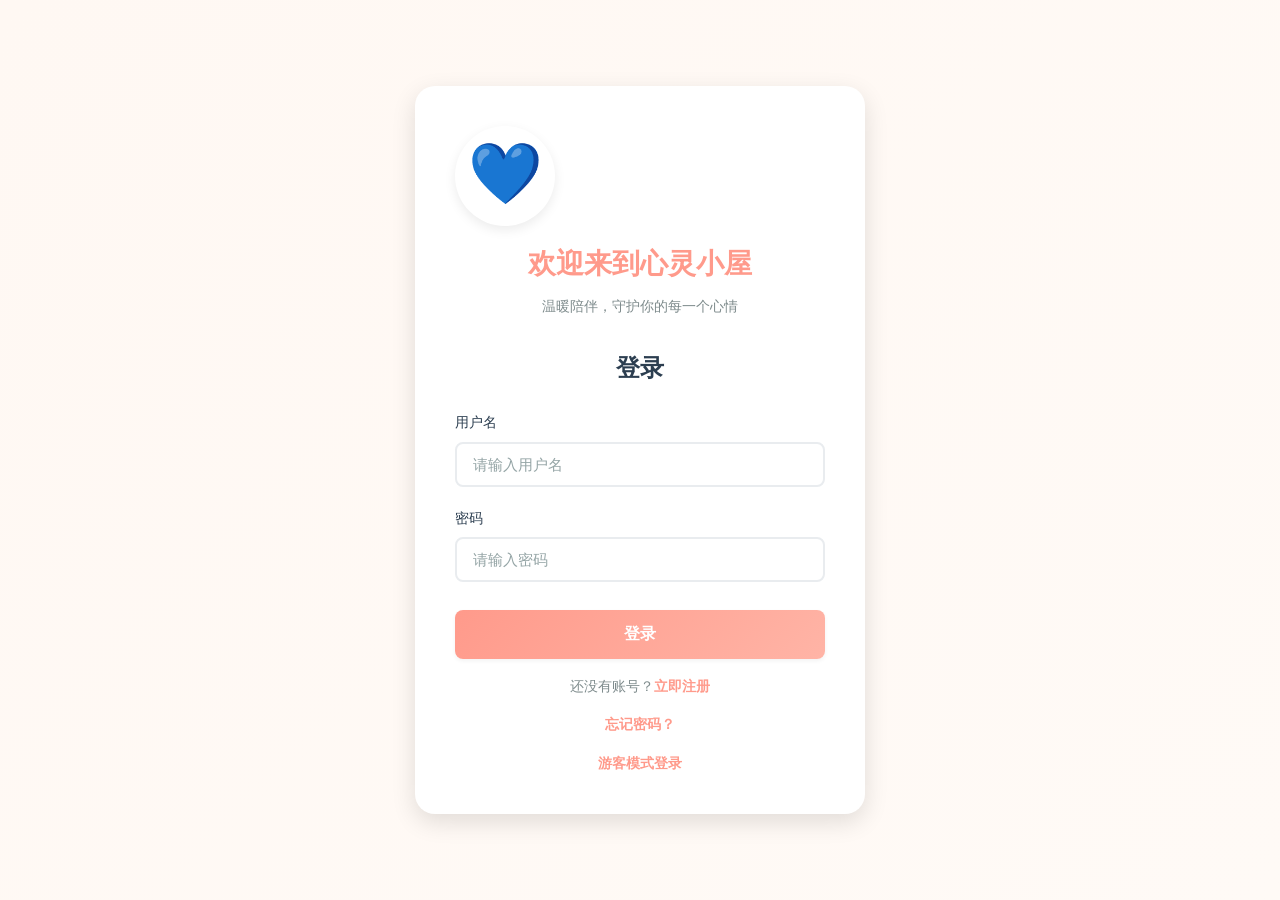
<file: esp-ai-server/frontend/public/login.html>
<!DOCTYPE html>
<html lang="zh-CN">
<head>
    <meta charset="UTF-8">
    <meta name="viewport" content="width=device-width, initial-scale=1.0">
    <title>心灵小屋 - 登录</title>
    <link rel="stylesheet" href="../src/css/main.css">
    <link rel="stylesheet" href="../src/css/login.css">
</head>
<body>
    <div class="login-container">
        <div class="login-card">
            <div class="logo-section">
                <div class="logo" style="font-size: 60px;">💙</div>
                <h1>欢迎来到心灵小屋</h1>
                <p class="subtitle">温暖陪伴，守护你的每一个心情</p>
            </div>

            <!-- 登录表单 -->
            <form id="loginForm" class="auth-form">
                <h2>登录</h2>
                <div class="form-group">
                    <label for="login-username">用户名</label>
                    <input type="text" id="login-username" placeholder="请输入用户名" required autocomplete="username">
                </div>
                <div class="form-group">
                    <label for="login-password">密码</label>
                    <input type="password" id="login-password" placeholder="请输入密码" required autocomplete="current-password">
                </div>
                <button type="submit" class="btn-primary">登录</button>
                <p class="switch-form">
                    还没有账号？<a href="#" id="showRegister">立即注册</a>
                </p>
                <p class="switch-form">
                    <a href="reset-password.html">忘记密码？</a>
                </p>
                <p class="switch-form">
                    <a href="#" id="guestLogin">游客模式登录</a>
                </p>
            </form>

            <!-- 注册表单 -->
            <form id="registerForm" class="auth-form" style="display: none;">
                <h2>注册</h2>
                <div class="form-group">
                    <label for="register-username">用户名</label>
                    <input type="text" id="register-username" placeholder="至少3个字符" required autocomplete="username">
                </div>
                <div class="form-group">
                    <label for="register-password">密码</label>
                    <input type="password" id="register-password" placeholder="至少6个字符" required autocomplete="new-password">
                </div>
                <div class="form-group">
                    <label for="register-nickname">昵称（可选）</label>
                    <input type="text" id="register-nickname" placeholder="AI小伙伴会这样称呼你" autocomplete="nickname">
                </div>
                <button type="submit" class="btn-primary">注册</button>
                <p class="switch-form">
                    已有账号？<a href="#" id="showLogin">立即登录</a>
                </p>
            </form>

            <!-- 消息提示 -->
            <div id="messageBox" class="message-box"></div>
        </div>
    </div>

    <!-- 新模块化架构脚本 -->
    <script src="../config.js"></script>
    <script src="../src/js/utils.js"></script>
    <script src="../src/js/auth.js"></script>
    <script>
        // 登录页面逻辑
        class LoginPage {
            constructor() {
                this.authManager = new AuthManager();
                this.initElements();
                this.bindEvents();
                this.checkExistingLogin();
            }
            
            initElements() {
                this.loginForm = document.getElementById('loginForm');
                this.registerForm = document.getElementById('registerForm');
                this.messageBox = document.getElementById('messageBox');
                
                this.loginUsername = document.getElementById('login-username');
                this.loginPassword = document.getElementById('login-password');
                
                this.registerUsername = document.getElementById('register-username');
                this.registerPassword = document.getElementById('register-password');
                this.registerNickname = document.getElementById('register-nickname');
                
                this.showRegisterLink = document.getElementById('showRegister');
                this.showLoginLink = document.getElementById('showLogin');
                this.guestLoginLink = document.getElementById('guestLogin');
            }
            
            bindEvents() {
                this.showRegisterLink.addEventListener('click', (e) => {
                    e.preventDefault();
                    this.switchToRegister();
                });
                
                this.showLoginLink.addEventListener('click', (e) => {
                    e.preventDefault();
                    this.switchToLogin();
                });
                
                this.guestLoginLink.addEventListener('click', (e) => {
                    e.preventDefault();
                    this.guestLogin();
                });
                
                this.loginForm.addEventListener('submit', (e) => {
                    e.preventDefault();
                    this.handleLogin();
                });
                
                this.registerForm.addEventListener('submit', (e) => {
                    e.preventDefault();
                    this.handleRegister();
                });
            }
            
            checkExistingLogin() {
                if (this.authManager.isLoggedIn()) {
                    window.location.href = 'chat.html';
                }
            }
            
            switchToRegister() {
                this.loginForm.style.display = 'none';
                this.registerForm.style.display = 'block';
                this.hideMessage();
            }
            
            switchToLogin() {
                this.registerForm.style.display = 'none';
                this.loginForm.style.display = 'block';
                this.hideMessage();
            }
            
            showMessage(message, type = 'info') {
                this.messageBox.textContent = message;
                this.messageBox.className = `message-box ${type}`;
                this.messageBox.style.display = 'block';
            }
            
            hideMessage() {
                this.messageBox.style.display = 'none';
            }
            
            async handleLogin() {
                const username = this.loginUsername.value.trim();
                const password = this.loginPassword.value.trim();
                
                this.showMessage('正在登录...', 'info');
                
                try {
                    const userInfo = await this.authManager.login(username, password);
                    this.showMessage('登录成功！正在跳转...', 'success');
                    setTimeout(() => {
                        window.location.href = 'chat.html';
                    }, 1000);
                } catch (error) {
                    this.showMessage(error.message, 'error');
                }
            }
            
            async handleRegister() {
                const username = this.registerUsername.value.trim();
                const password = this.registerPassword.value.trim();
                const nickname = this.registerNickname.value.trim();
                
                this.showMessage('正在注册...', 'info');
                
                try {
                    const userInfo = await this.authManager.register(username, password, nickname);
                    this.showMessage('注册成功！正在跳转...', 'success');
                    setTimeout(() => {
                        window.location.href = 'chat.html';
                    }, 1000);
                } catch (error) {
                    this.showMessage(error.message, 'error');
                }
            }
            
            guestLogin() {
                this.showMessage('正在进入游客模式...', 'info');
                this.authManager.setGuestMode();
                setTimeout(() => {
                    window.location.href = 'chat.html';
                }, 500);
            }
        }
        
        // 初始化
        document.addEventListener('DOMContentLoaded', () => {
            new LoginPage();
        });
    </script>
</body>
</html>
</file>
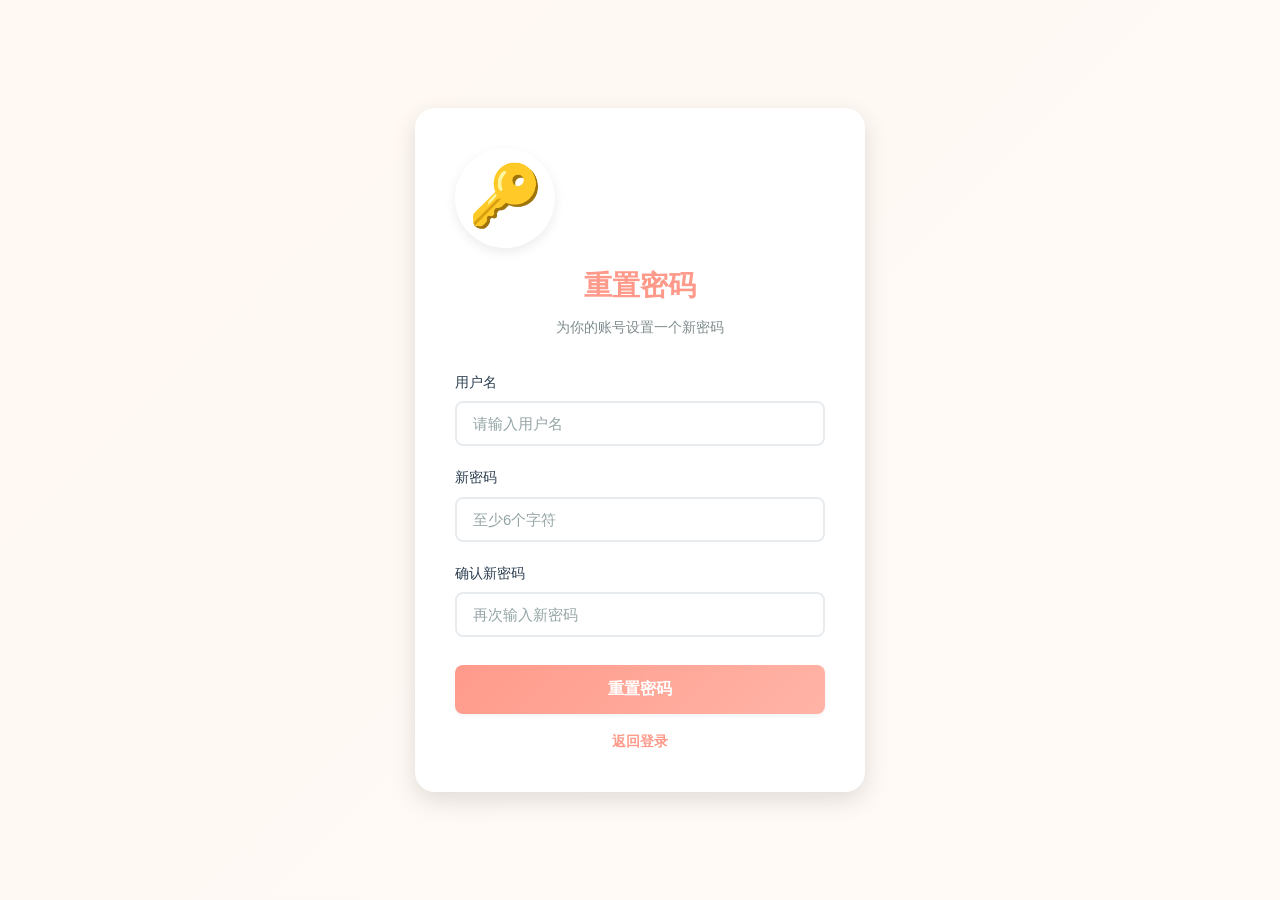
<file: esp-ai-server/frontend/public/reset-password.html>
<!DOCTYPE html>
<html lang="zh-CN">
<head>
    <meta charset="UTF-8">
    <meta name="viewport" content="width=device-width, initial-scale=1.0">
    <title>心灵小屋 - 重置密码</title>
    <link rel="stylesheet" href="../src/css/main.css">
    <link rel="stylesheet" href="../src/css/login.css">
</head>
<body>
    <div class="login-container">
        <div class="login-card">
            <div class="logo-section">
                <div class="logo" style="font-size: 60px;">🔑</div>
                <h1>重置密码</h1>
                <p class="subtitle">为你的账号设置一个新密码</p>
            </div>

            <!-- 重置密码表单 -->
            <form id="resetPasswordForm" class="auth-form">
                <div class="form-group">
                    <label for="reset-username">用户名</label>
                    <input type="text" id="reset-username" placeholder="请输入用户名" required autocomplete="username">
                </div>
                <div class="form-group">
                    <label for="reset-new-password">新密码</label>
                    <input type="password" id="reset-new-password" placeholder="至少6个字符" required autocomplete="new-password">
                </div>
                <div class="form-group">
                    <label for="reset-confirm-password">确认新密码</label>
                    <input type="password" id="reset-confirm-password" placeholder="再次输入新密码" required autocomplete="new-password">
                </div>
                <button type="submit" class="btn-primary">重置密码</button>
                <p class="switch-form">
                    <a href="login.html">返回登录</a>
                </p>
            </form>

            <!-- 消息提示 -->
            <div id="messageBox" class="message-box"></div>
        </div>
    </div>

    <!-- 新模块化架构脚本 -->
    <script src="../config.js"></script>
    <script src="../src/js/utils.js"></script>
    <script src="../src/js/auth.js"></script>
    <script>
        // 重置密码页面逻辑
        class ResetPasswordPage {
            constructor() {
                this.authManager = new AuthManager();
                this.initElements();
                this.bindEvents();
            }
            
            initElements() {
                this.resetPasswordForm = document.getElementById('resetPasswordForm');
                this.messageBox = document.getElementById('messageBox');
                
                this.resetUsername = document.getElementById('reset-username');
                this.resetNewPassword = document.getElementById('reset-new-password');
                this.resetConfirmPassword = document.getElementById('reset-confirm-password');
            }
            
            bindEvents() {
                this.resetPasswordForm.addEventListener('submit', (e) => {
                    e.preventDefault();
                    this.handleResetPassword();
                });
            }
            
            showMessage(message, type = 'info') {
                this.messageBox.textContent = message;
                this.messageBox.className = `message-box ${type}`;
                this.messageBox.style.display = 'block';
            }
            
            hideMessage() {
                this.messageBox.style.display = 'none';
            }
            
            async handleResetPassword() {
                const username = this.resetUsername.value.trim();
                const newPassword = this.resetNewPassword.value.trim();
                const confirmPassword = this.resetConfirmPassword.value.trim();
                
                // 验证输入
                if (!username) {
                    this.showMessage('请输入用户名', 'error');
                    return;
                }
                
                if (!newPassword) {
                    this.showMessage('请输入新密码', 'error');
                    return;
                }
                
                if (newPassword.length < 6) {
                    this.showMessage('密码至少需要6个字符', 'error');
                    return;
                }
                
                if (newPassword !== confirmPassword) {
                    this.showMessage('两次输入的密码不一致', 'error');
                    return;
                }
                
                this.showMessage('正在重置密码...', 'info');
                
                try {
                    const result = await this.authManager.resetPassword(username, newPassword);
                    this.showMessage('密码重置成功！3秒后跳转到登录页面...', 'success');
                    
                    // 清空表单
                    this.resetPasswordForm.reset();
                    
                    // 3秒后跳转到登录页面
                    setTimeout(() => {
                        window.location.href = 'login.html';
                    }, 3000);
                } catch (error) {
                    this.showMessage(error.message || '密码重置失败', 'error');
                }
            }
        }
        
        // 初始化
        document.addEventListener('DOMContentLoaded', () => {
            new ResetPasswordPage();
        });
    </script>
</body>
</html>
</file>
<file: esp-ai-server/frontend/src/css/main.css>
/* 
 * 心灵小屋 - 全局样式
 * 温暖的心理暖色系主题
 */

/* CSS变量 - 温暖色系主题 */
:root {
    /* 主色 - 温暖的珊瑚橙 */
    --primary-color: #FF9A8B;
    --primary-light: #FFB4A6;
    --primary-dark: #FF7E6B;
    
    /* 辅助色 - 温暖色系 */
    --secondary-color: #FFD89B;  /* 温暖黄 */
    --accent-color: #A8E6CF;     /* 柔和绿 */
    --accent-pink: #FFB6D9;      /* 温柔粉 */
    --accent-blue: #A8D8EA;      /* 宁静蓝 */
    
    /* 背景渐变 */
    --bg-gradient-start: #FFF8F3;
    --bg-gradient-end: #FFFAF6;
    
    /* 中性色 */
    --bg-white: #ffffff;
    --bg-light: #FFF9F5;
    --bg-warm: #FFF4EC;
    --border-color: #FFE8DD;
    --text-primary: #5A4A42;
    --text-secondary: #9A8A82;
    --text-light: #B8ACA4;
    
    /* 状态色 - 温暖版本 */
    --success-color: #7FCE90;
    --error-color: #FF9999;
    --warning-color: #FFB84D;
    --info-color: #A8D8EA;
    
    /* 阴影 - 柔和版本 */
    --shadow-sm: 0 2px 8px rgba(255, 154, 139, 0.08);
    --shadow-md: 0 4px 16px rgba(255, 154, 139, 0.12);
    --shadow-lg: 0 8px 32px rgba(255, 154, 139, 0.16);
    
    /* 圆角 */
    --radius-sm: 10px;
    --radius-md: 16px;
    --radius-lg: 24px;
    --radius-xl: 32px;
}

/* 全局重置 */
* {
    margin: 0;
    padding: 0;
    box-sizing: border-box;
}

body {
    font-family: -apple-system, BlinkMacSystemFont, "Segoe UI", "PingFang SC", "Hiragino Sans GB", "Microsoft YaHei", "微软雅黑", sans-serif;
    background: linear-gradient(135deg, var(--bg-gradient-start) 0%, var(--bg-gradient-end) 100%);
    min-height: 100vh;
    color: var(--text-primary);
    line-height: 1.6;
    -webkit-font-smoothing: antialiased;
    -moz-osx-font-smoothing: grayscale;
}

/* ==================== 通用组件 ==================== */

/* 按钮 */
.btn-primary {
    background: linear-gradient(135deg, var(--primary-color) 0%, var(--primary-light) 100%);
    color: white;
    border: none;
    padding: 14px 32px;
    border-radius: var(--radius-md);
    font-size: 16px;
    font-weight: 500;
    cursor: pointer;
    transition: all 0.3s ease;
    box-shadow: var(--shadow-sm);
}

.btn-primary:hover {
    transform: translateY(-2px);
    box-shadow: var(--shadow-md);
}

.btn-primary:active {
    transform: translateY(0);
}

.btn-secondary {
    background: white;
    color: var(--primary-color);
    border: 2px solid var(--primary-color);
    padding: 12px 28px;
    border-radius: var(--radius-md);
    font-size: 15px;
    font-weight: 500;
    cursor: pointer;
    transition: all 0.3s ease;
}

.btn-secondary:hover {
    background: var(--primary-color);
    color: white;
}

.btn-danger {
    background: linear-gradient(135deg, #FF9999 0%, #FFB4B4 100%);
    color: white;
    border: none;
    padding: 12px 28px;
    border-radius: var(--radius-md);
    font-size: 15px;
    font-weight: 500;
    cursor: pointer;
    transition: all 0.3s ease;
}

.btn-block {
    width: 100%;
    display: block;
}

.btn-icon {
    background: rgba(255, 255, 255, 0.2);
    border: 1px solid rgba(255, 255, 255, 0.3);
    color: white;
    width: 40px;
    height: 40px;
    border-radius: 50%;
    display: flex;
    align-items: center;
    justify-content: center;
    cursor: pointer;
    transition: all 0.3s ease;
}

.btn-icon:hover {
    background: rgba(255, 255, 255, 0.3);
    transform: scale(1.05);
}

.btn-close {
    background: transparent;
    border: none;
    font-size: 32px;
    color: var(--text-secondary);
    cursor: pointer;
    width: 40px;
    height: 40px;
    display: flex;
    align-items: center;
    justify-content: center;
    border-radius: 50%;
    transition: all 0.2s;
}

.btn-close:hover {
    background: var(--bg-light);
    color: var(--text-primary);
}

.btn-back {
    background: transparent;
    border: none;
    color: var(--primary-color);
    font-size: 15px;
    padding: 8px 16px;
    border-radius: var(--radius-sm);
    cursor: pointer;
    transition: all 0.2s;
    margin-bottom: 16px;
}

.btn-back:hover {
    background: var(--bg-light);
}

/* 切换开关 */
.toggle-switch {
    position: relative;
    display: inline-block;
    width: 50px;
    height: 28px;
}

.toggle-switch input {
    opacity: 0;
    width: 0;
    height: 0;
}

.toggle-slider {
    position: absolute;
    cursor: pointer;
    top: 0;
    left: 0;
    right: 0;
    bottom: 0;
    background-color: #E0D5CF;
    transition: .4s;
    border-radius: 28px;
}

.toggle-slider:before {
    position: absolute;
    content: "";
    height: 20px;
    width: 20px;
    left: 4px;
    bottom: 4px;
    background-color: white;
    transition: .4s;
    border-radius: 50%;
    box-shadow: 0 2px 4px rgba(0,0,0,0.1);
}

input:checked + .toggle-slider {
    background: linear-gradient(135deg, var(--primary-color) 0%, var(--primary-light) 100%);
}

input:checked + .toggle-slider:before {
    transform: translateX(22px);
}

/* Toast 提示 */
.toast-container {
    position: fixed;
    top: 80px;
    right: 24px;
    z-index: 9999;
    display: flex;
    flex-direction: column;
    gap: 12px;
    pointer-events: none;
}

.toast {
    background: white;
    padding: 14px 20px;
    border-radius: var(--radius-md);
    box-shadow: var(--shadow-lg);
    min-width: 280px;
    max-width: 400px;
    font-size: 14px;
    line-height: 1.5;
    pointer-events: auto;
    animation: slideInRight 0.3s ease-out;
    display: flex;
    align-items: center;
    gap: 12px;
    border-left: 4px solid var(--primary-color);
}

.toast.error {
    border-left-color: var(--error-color);
}

.toast.warning {
    border-left-color: var(--warning-color);
}

.toast.success {
    border-left-color: var(--success-color);
}

.toast.info {
    border-left-color: var(--info-color);
}

.toast-icon {
    font-size: 20px;
    flex-shrink: 0;
}

.toast-message {
    flex: 1;
    color: var(--text-primary);
}

.toast.fadeOut {
    animation: slideOutRight 0.3s ease-in forwards;
}

@keyframes slideInRight {
    from {
        opacity: 0;
        transform: translateX(100%);
    }
    to {
        opacity: 1;
        transform: translateX(0);
    }
}

@keyframes slideOutRight {
    from {
        opacity: 1;
        transform: translateX(0);
    }
    to {
        opacity: 0;
        transform: translateX(100%);
    }
}

/* 加载动画 */
.loading-overlay {
    position: fixed;
    top: 0;
    left: 0;
    right: 0;
    bottom: 0;
    background: rgba(255, 250, 245, 0.95);
    display: flex;
    flex-direction: column;
    align-items: center;
    justify-content: center;
    z-index: 10000;
}

.loading-spinner {
    width: 50px;
    height: 50px;
    border: 4px solid var(--bg-light);
    border-top: 4px solid var(--primary-color);
    border-radius: 50%;
    animation: spin 1s linear infinite;
}

@keyframes spin {
    0% { transform: rotate(0deg); }
    100% { transform: rotate(360deg); }
}

.loading-text {
    margin-top: 20px;
    color: var(--text-secondary);
    font-size: 15px;
}

/* 弹窗容器 */
.modal {
    display: none;
    position: fixed;
    top: 0;
    left: 0;
    right: 0;
    bottom: 0;
    background: rgba(90, 74, 66, 0.6);
    backdrop-filter: blur(4px);
    z-index: 9000;
    align-items: center;
    justify-content: center;
    padding: 20px;
}

.modal.show {
    display: flex;
}

.modal-content {
    background: white;
    border-radius: var(--radius-xl);
    box-shadow: var(--shadow-lg);
    max-width: 600px;
    width: 100%;
    max-height: 90vh;
    display: flex;
    flex-direction: column;
    animation: modalFadeIn 0.3s ease-out;
}

@keyframes modalFadeIn {
    from {
        opacity: 0;
        transform: scale(0.9) translateY(20px);
    }
    to {
        opacity: 1;
        transform: scale(1) translateY(0);
    }
}

.modal-header {
    padding: 24px 28px;
    border-bottom: 1px solid var(--border-color);
    display: flex;
    justify-content: space-between;
    align-items: center;
}

.modal-header h3 {
    color: var(--text-primary);
    font-size: 20px;
    font-weight: 600;
    margin: 0;
}

.modal-body {
    padding: 28px;
    overflow-y: auto;
    flex: 1;
}

/* 滚动条美化 */
::-webkit-scrollbar {
    width: 8px;
    height: 8px;
}

::-webkit-scrollbar-track {
    background: transparent;
}

::-webkit-scrollbar-thumb {
    background: var(--border-color);
    border-radius: 4px;
}

::-webkit-scrollbar-thumb:hover {
    background: var(--text-light);
}

/* 工具类 */
.hidden {
    display: none !important;
}

.text-center {
    text-align: center;
}

.text-primary {
    color: var(--primary-color);
}

.text-error {
    color: var(--error-color);
}

.text-success {
    color: var(--success-color);
}

.mt-1 { margin-top: 0.5rem; }
.mt-2 { margin-top: 1rem; }
.mt-3 { margin-top: 1.5rem; }

.mb-1 { margin-bottom: 0.5rem; }
.mb-2 { margin-bottom: 1rem; }
.mb-3 { margin-bottom: 1.5rem; }

.p-1 { padding: 0.5rem; }
.p-2 { padding: 1rem; }
.p-3 { padding: 1.5rem; }

/* 响应式 */
@media (max-width: 768px) {
    .modal-content {
        max-width: 100%;
        max-height: 100vh;
        border-radius: 0;
    }
    
    .modal {
        padding: 0;
    }
}
</file>
<file: esp-ai-server/frontend/src/css/chat.css>
/*
 * 心灵小屋 - 聊天界面样式
 * 温暖、自然、去医疗化设计
 */

/* ==================== 主容器 ==================== */
.container {
    width: 100%;
    max-width: 900px;
    height: 92vh;
    max-height: 920px;
    margin: 4vh auto;
    background: var(--bg-white);
    border-radius: var(--radius-xl);
    box-shadow: var(--shadow-lg);
    display: flex;
    flex-direction: column;
    overflow: hidden;
    animation: slideUp 0.5s ease-out;
}

@keyframes slideUp {
    from {
        opacity: 0;
        transform: translateY(30px);
    }
    to {
        opacity: 1;
        transform: translateY(0);
    }
}

/* ==================== 头部 ==================== */
.header {
    background: linear-gradient(135deg, var(--primary-color) 0%, var(--secondary-color) 100%);
    color: white;
    padding: 20px 28px;
    display: flex;
    align-items: center;
    justify-content: space-between;
    box-shadow: 0 4px 12px rgba(255, 154, 139, 0.15);
    position: relative;
}

.header-content {
    display: flex;
    align-items: center;
    gap: 14px;
}

.avatar-container {
    position: relative;
}

.avatar {
    width: 52px;
    height: 52px;
    border-radius: 50%;
    background: rgba(255, 255, 255, 0.25);
    backdrop-filter: blur(10px);
    display: flex;
    align-items: center;
    justify-content: center;
    font-size: 26px;
    border: 3px solid rgba(255, 255, 255, 0.4);
    box-shadow: 0 4px 12px rgba(0, 0, 0, 0.1);
}

.avatar-emoji {
    font-size: 28px;
}

.avatar-img {
    width: 100%;
    height: 100%;
    object-fit: cover;
    border-radius: 50%;
}

.status-indicator {
    position: absolute;
    bottom: 0;
    right: 0;
    width: 14px;
    height: 14px;
    border-radius: 50%;
    background: #D0C4BE;
    border: 2px solid white;
    transition: background-color 0.3s;
}

.status-indicator.connected {
    background: var(--success-color);
    animation: pulse 2s infinite;
}

@keyframes pulse {
    0%, 100% { opacity: 1; }
    50% { opacity: 0.7; }
}

.header-info {
    display: flex;
    flex-direction: column;
    gap: 2px;
}

.title {
    font-size: 20px;
    font-weight: 600;
    letter-spacing: 0.3px;
}

.subtitle {
    font-size: 13px;
    opacity: 0.9;
    font-weight: 400;
}

.header-buttons {
    display: flex;
    gap: 8px;
}

/* ==================== 欢迎屏幕 ==================== */
.welcome-screen {
    padding: 60px 40px;
    display: flex;
    align-items: center;
    justify-content: center;
    height: 100%;
    background: linear-gradient(135deg, var(--bg-gradient-start) 0%, var(--bg-gradient-end) 100%);
}

.welcome-content {
    text-align: center;
    max-width: 500px;
}

.welcome-icon {
    font-size: 80px;
    margin-bottom: 24px;
    animation: bounce 2s infinite;
}

@keyframes bounce {
    0%, 20%, 50%, 80%, 100% {
        transform: translateY(0);
    }
    40% {
        transform: translateY(-15px);
    }
    60% {
        transform: translateY(-8px);
    }
}

.welcome-content h2 {
    color: var(--text-primary);
    font-size: 32px;
    font-weight: 600;
    margin-bottom: 16px;
}

.welcome-content p {
    color: var(--text-secondary);
    font-size: 16px;
    margin-bottom: 12px;
    line-height: 1.8;
}

.welcome-hint {
    color: var(--primary-color) !important;
    font-weight: 500;
    margin-top: 24px !important;
    margin-bottom: 32px !important;
}

/* ==================== 聊天容器 ==================== */
.chat-container {
    flex: 1;
    overflow-y: auto;
    background: var(--bg-light);
    padding: 24px;
    position: relative;
}

.messages {
    display: flex;
    flex-direction: column;
    gap: 16px;
}

/* 时间分隔 */
.time-divider {
    text-align: center;
    color: var(--text-light);
    font-size: 12px;
    margin: 20px auto;
    position: relative;
    display: flex;
    align-items: center;
    justify-content: center;
    gap: 12px;
}

.time-divider::before,
.time-divider::after {
    content: '';
    flex: 1;
    height: 1px;
    background: var(--border-color);
    max-width: 60px;
}

/* 消息气泡 */
.message {
    display: flex;
    gap: 12px;
    animation: fadeIn 0.4s ease-out;
}

@keyframes fadeIn {
    from {
        opacity: 0;
        transform: translateY(15px);
    }
    to {
        opacity: 1;
        transform: translateY(0);
    }
}

.message.user {
    flex-direction: row-reverse;
}

.message-avatar {
    width: 38px;
    height: 38px;
    border-radius: 50%;
    display: flex;
    align-items: center;
    justify-content: center;
    font-size: 18px;
    flex-shrink: 0;
    box-shadow: var(--shadow-sm);
}

.message-avatar img {
    width: 100%;
    height: 100%;
    object-fit: cover;
    border-radius: 50%;
}

.message.assistant .message-avatar {
    background: linear-gradient(135deg, var(--accent-pink) 0%, var(--primary-light) 100%);
}

.message.user .message-avatar {
    background: linear-gradient(135deg, var(--accent-blue) 0%, var(--info-color) 100%);
}

.message-content {
    max-width: 68%;
    padding: 14px 18px;
    border-radius: var(--radius-md);
    line-height: 1.7;
    font-size: 15px;
    box-shadow: var(--shadow-sm);
    position: relative;
    word-wrap: break-word;
}

.message.assistant .message-content {
    background: white;
    color: var(--text-primary);
    border-bottom-left-radius: 6px;
}

/* 语音消息的content不需要默认样式 */
.message.assistant .message-content.voice-message-content {
    background: transparent !important;
    padding: 0 !important;
    box-shadow: none !important;
    border-radius: 0 !important;
    max-width: none !important;
}

.message.user .message-content {
    background: linear-gradient(135deg, var(--primary-color) 0%, var(--primary-light) 100%);
    color: white;
    border-bottom-right-radius: 6px;
}

/* 打字动画 */
.typing-indicator {
    display: flex;
    gap: 12px;
    padding: 16px 0;
}

.typing-indicator .message-content {
    display: flex;
    gap: 6px;
    padding: 18px 24px;
    background: white;
    align-items: center;
}

.typing-dot {
    width: 8px;
    height: 8px;
    border-radius: 50%;
    background: var(--primary-color);
    animation: typing 1.4s infinite;
}

.typing-dot:nth-child(2) {
    animation-delay: 0.2s;
}

.typing-dot:nth-child(3) {
    animation-delay: 0.4s;
}

@keyframes typing {
    0%, 60%, 100% {
        opacity: 0.3;
        transform: translateY(0);
    }
    30% {
        opacity: 1;
        transform: translateY(-8px);
    }
}

/* ==================== 语音消息样式 ==================== */

/* 语音消息容器 */
.voice-container {
    display: flex;
    align-items: center;
    gap: 10px;
}

/* 语音气泡 */
.voice-bubble {
    display: inline-flex;
    align-items: center;
    gap: 8px;
    background: #fff;
    border: 1px solid #e5e5e5;
    border-radius: 8px;
    padding: 10px 14px;
    cursor: pointer;
    user-select: none;
    transition: all 0.2s ease;
    min-width: 80px;
    max-width: 200px;
}

/* 根据时长动态调整气泡宽度 */
.voice-bubble[data-duration="1"],
.voice-bubble[data-duration="2"],
.voice-bubble[data-duration="3"] {
    width: 80px;
}

.voice-bubble[data-duration="4"],
.voice-bubble[data-duration="5"],
.voice-bubble[data-duration="6"] {
    width: 100px;
}

.voice-bubble[data-duration="7"],
.voice-bubble[data-duration="8"],
.voice-bubble[data-duration="9"],
.voice-bubble[data-duration="10"] {
    width: 120px;
}

.voice-bubble[data-duration="11"],
.voice-bubble[data-duration="12"],
.voice-bubble[data-duration="13"],
.voice-bubble[data-duration="14"],
.voice-bubble[data-duration="15"] {
    width: 140px;
}

/* 15秒以上固定最大宽度 */
.voice-bubble:not([data-duration="1"]):not([data-duration="2"]):not([data-duration="3"]):not([data-duration="4"]):not([data-duration="5"]):not([data-duration="6"]):not([data-duration="7"]):not([data-duration="8"]):not([data-duration="9"]):not([data-duration="10"]):not([data-duration="11"]):not([data-duration="12"]):not([data-duration="13"]):not([data-duration="14"]):not([data-duration="15"]) {
    width: 160px;
}

.voice-bubble:hover {
    background: #f8f8f8;
}

.voice-bubble:active {
    transform: scale(0.98);
}

/* 播放状态 */
.voice-bubble.playing {
    background: #e8f5f3;
    border-color: #95E1D3;
}

/* 波形图标 */
.voice-wave-icon {
    font-size: 18px;
    font-weight: bold;
    color: #666;
}

.voice-bubble.playing .voice-wave-icon {
    color: #2aa198;
    animation: waveIconPulse 0.8s ease-in-out infinite;
}

@keyframes waveIconPulse {
    0%, 100% {
        opacity: 0.6;
        transform: scale(1);
    }
    50% {
        opacity: 1;
        transform: scale(1.1);
    }
}

/* 时长文本 */
.voice-duration {
    font-size: 14px;
    color: #666;
    font-family: -apple-system, BlinkMacSystemFont, 'Segoe UI', sans-serif;
}

/* 未读小红点 */
.voice-unread-dot {
    width: 6px;
    height: 6px;
    background: #ff5151;
    border-radius: 50%;
    margin-left: 2px;
}

/* 转文字按钮 */
.voice-convert-btn {
    padding: 6px 12px;
    background: #f5f5f5;
    border: 1px solid #e0e0e0;
    border-radius: 999px;
    color: #666;
    font-size: 13px;
    cursor: pointer;
    transition: all 0.2s ease;
}

.voice-convert-btn:hover {
    background: #e8e8e8;
    border-color: #d0d0d0;
}

.voice-convert-btn:active {
    transform: scale(0.96);
}

.voice-convert-btn.active {
    background: #576B95;
    color: #fff;
    border-color: #576B95;
}

/* 转换后的文本内容 */
.voice-text-content {
    margin-top: 10px;
    padding: 12px;
    background: #f9f9f9;
    border: 1px solid #e5e5e5;
    border-radius: 8px;
    font-size: 14px;
    line-height: 1.6;
    color: #333;
    animation: fadeIn 0.3s ease;
}

@keyframes fadeIn {
    from {
        opacity: 0;
        transform: translateY(-5px);
    }
    to {
        opacity: 1;
        transform: translateY(0);
    }
}

/* 响应式调整 */
@media (max-width: 768px) {
    .voice-bubble {
        padding: 8px 12px;
    }
    
    .voice-wave-icon {
        font-size: 16px;
    }
    
    .voice-convert-btn {
        font-size: 12px;
        padding: 5px 10px;
    }
}

/* ==================== 聊天记录侧边栏 ==================== */
.history-sidebar {
    position: fixed;
    top: 0;
    right: -400px;
    width: 400px;
    height: 100vh;
    background: white;
    box-shadow: -4px 0 20px rgba(0, 0, 0, 0.1);
    transition: right 0.3s cubic-bezier(0.4, 0, 0.2, 1);
    z-index: 1000;
    display: flex;
    flex-direction: column;
}

.history-sidebar.show {
    right: 0;
}

.sidebar-header {
    display: flex;
    justify-content: space-between;
    align-items: center;
    padding: 20px;
    border-bottom: 1px solid var(--border-color);
    background: linear-gradient(135deg, var(--primary-color) 0%, var(--primary-light) 100%);
    color: white;
}

.sidebar-header h3 {
    margin: 0;
    font-size: 18px;
}

.sidebar-search {
    padding: 16px;
    border-bottom: 1px solid var(--border-color);
}

.sidebar-search .search-input {
    width: 100%;
    padding: 10px 16px;
    border: 1px solid var(--border-color);
    border-radius: 20px;
    outline: none;
    transition: all 0.2s;
}

.sidebar-search .search-input:focus {
    border-color: var(--primary-color);
    box-shadow: 0 0 0 3px rgba(255, 154, 139, 0.1);
}

.sidebar-content {
    flex: 1;
    overflow-y: auto;
    padding: 16px;
}

.history-item {
    padding: 12px;
    margin-bottom: 8px;
    background: var(--bg-light);
    border-radius: 12px;
    cursor: pointer;
    transition: all 0.2s;
}

.history-item:hover {
    background: rgba(255, 154, 139, 0.1);
    transform: translateX(-4px);
}

.history-date {
    font-size: 12px;
    color: var(--text-light);
    margin-bottom: 4px;
}

.history-preview {
    font-size: 14px;
    color: var(--text-primary);
    overflow: hidden;
    text-overflow: ellipsis;
    white-space: nowrap;
}

.history-empty {
    text-align: center;
    padding: 40px 20px;
    color: var(--text-light);
}

.history-date-group {
    margin-bottom: 24px;
}

.history-date {
    font-size: 13px;
    font-weight: 600;
    color: var(--primary-color);
    margin-bottom: 12px;
    padding-left: 4px;
}

.history-time {
    font-size: 11px;
    color: var(--text-light);
    margin-bottom: 2px;
}

.loading {
    text-align: center;
    padding: 20px;
    color: var(--text-light);
}

/* ==================== 输入区域 ==================== */
.input-container {
    background: white;
    padding: 16px 24px 20px;
    border-top: 1px solid var(--border-color);
}

/* 快捷功能栏 */
.quick-actions {
    display: flex;
    gap: 12px;
    margin-bottom: 12px;
    padding-bottom: 12px;
    border-bottom: 1px solid var(--bg-light);
}

.quick-action-btn {
    background: var(--bg-light);
    border: 1px solid var(--border-color);
    border-radius: var(--radius-md);
    padding: 10px 16px;
    display: flex;
    align-items: center;
    gap: 8px;
    cursor: pointer;
    transition: all 0.3s ease;
    font-size: 14px;
    color: var(--text-secondary);
}

.quick-action-btn:hover {
    background: white;
    border-color: var(--primary-color);
    color: var(--primary-color);
    transform: translateY(-2px);
    box-shadow: var(--shadow-sm);
}

.quick-action-btn span:first-child {
    font-size: 18px;
}

.quick-action-label {
    font-weight: 500;
}

/* 树洞模式提示 */
.tree-hole-notice {
    background: linear-gradient(135deg, var(--accent-color) 0%, #B9F3E4 100%);
    color: var(--text-primary);
    padding: 12px 16px;
    border-radius: var(--radius-md);
    font-size: 13px;
    margin-bottom: 12px;
    display: flex;
    align-items: center;
    gap: 8px;
    animation: slideDown 0.3s ease-out;
}

@keyframes slideDown {
    from {
        opacity: 0;
        max-height: 0;
        transform: translateY(-10px);
    }
    to {
        opacity: 1;
        max-height: 100px;
        transform: translateY(0);
    }
}

/* 状态栏 */
.status-bar {
    padding: 10px 16px;
    background: var(--bg-warm);
    border-radius: var(--radius-sm);
    font-size: 13px;
    color: var(--text-secondary);
    text-align: center;
    margin-bottom: 12px;
    display: none;
}

.status-bar.active {
    display: block;
}

/* 输入框 */
.input-wrapper {
    display: flex;
    gap: 12px;
    align-items: flex-end;
}

.message-input {
    flex: 1;
    border: 2px solid var(--border-color);
    border-radius: var(--radius-md);
    padding: 12px 16px;
    font-size: 15px;
    font-family: inherit;
    resize: none;
    max-height: 120px;
    transition: all 0.3s;
    line-height: 1.6;
    color: var(--text-primary);
    background: var(--bg-white);
}

.message-input:focus {
    outline: none;
    border-color: var(--primary-color);
    box-shadow: 0 0 0 3px rgba(255, 154, 139, 0.12);
    background: white;
}

.message-input:disabled {
    background: var(--bg-light);
    cursor: not-allowed;
    color: var(--text-light);
}

.message-input::placeholder {
    color: var(--text-light);
}

.btn-send,
.btn-voice {
    width: 48px;
    height: 48px;
    border: none;
    border-radius: var(--radius-md);
    cursor: pointer;
    display: flex;
    align-items: center;
    justify-content: center;
    transition: all 0.3s;
    flex-shrink: 0;
    box-shadow: var(--shadow-sm);
}

.btn-send {
    background: linear-gradient(135deg, var(--primary-color) 0%, var(--primary-light) 100%);
    color: white;
}

.btn-send:hover:not(:disabled) {
    transform: translateY(-2px);
    box-shadow: var(--shadow-md);
}

.btn-send:active:not(:disabled) {
    transform: translateY(0);
}

.btn-send:disabled {
    opacity: 0.5;
    cursor: not-allowed;
}

.btn-voice.record {
    background: linear-gradient(135deg, var(--error-color) 0%, #FFB4B4 100%);
    color: white;
}

.btn-voice.record.recording {
    animation: pulse-red 1.5s infinite;
}

@keyframes pulse-red {
    0%, 100% { 
        box-shadow: 0 0 0 0 rgba(255, 153, 153, 0.7);
    }
    50% { 
        box-shadow: 0 0 0 15px rgba(255, 153, 153, 0);
    }
}

/* ==================== 角色选择器 ==================== */
.character-selector .modal-content {
    max-width: 700px;
}

.character-grid {
    display: grid;
    grid-template-columns: repeat(auto-fit, minmax(150px, 1fr));
    gap: 16px;
}

.character-card {
    background: var(--bg-light);
    border: 2px solid var(--border-color);
    border-radius: var(--radius-lg);
    padding: 24px 16px;
    text-align: center;
    cursor: pointer;
    transition: all 0.3s ease;
    position: relative;
}

.character-card:hover {
    transform: translateY(-4px);
    box-shadow: var(--shadow-md);
    border-color: var(--primary-color);
}

.character-card.active {
    background: linear-gradient(135deg, var(--primary-color) 0%, var(--primary-light) 100%);
    border-color: var(--primary-color);
    color: white;
}

.character-icon {
    font-size: 48px;
    margin-bottom: 12px;
    display: block;
}

.character-name {
    font-size: 18px;
    font-weight: 600;
    margin-bottom: 6px;
}

.character-desc {
    font-size: 13px;
    color: var(--text-secondary);
    line-height: 1.5;
}

.character-card.active .character-desc {
    color: rgba(255, 255, 255, 0.9);
}

/* ==================== 心情签到 ==================== */
.mood-checkin .modal-content {
    max-width: 500px;
}

.mood-date {
    text-align: center;
    font-size: 15px;
    color: var(--text-secondary);
    margin-bottom: 24px;
    padding-bottom: 16px;
    border-bottom: 1px solid var(--bg-light);
}

.mood-selector {
    margin-bottom: 24px;
}

.mood-label {
    font-size: 15px;
    font-weight: 500;
    color: var(--text-primary);
    margin-bottom: 16px;
}

.mood-grid {
    display: grid;
    grid-template-columns: repeat(4, 1fr);
    gap: 12px;
}

.mood-btn {
    background: var(--bg-light);
    border: 2px solid var(--border-color);
    border-radius: var(--radius-md);
    padding: 16px;
    cursor: pointer;
    transition: all 0.3s ease;
    display: flex;
    flex-direction: column;
    align-items: center;
    gap: 6px;
}

.mood-btn:hover {
    transform: scale(1.05);
    box-shadow: var(--shadow-sm);
}

.mood-btn.active {
    border-color: var(--primary-color);
    background: linear-gradient(135deg, rgba(255, 154, 139, 0.15) 0%, rgba(255, 180, 166, 0.15) 100%);
    transform: scale(1.08);
}

.mood-emoji {
    font-size: 32px;
}

.mood-name {
    font-size: 13px;
    color: var(--text-secondary);
    font-weight: 500;
}

.mood-btn.active .mood-name {
    color: var(--primary-color);
}

/* 情绪强度滑块 */
.mood-intensity {
    margin-bottom: 24px;
}

.intensity-slider-wrapper {
    position: relative;
}

.intensity-labels {
    display: flex;
    justify-content: space-between;
    font-size: 12px;
    color: var(--text-secondary);
    margin-bottom: 8px;
}

.intensity-slider {
    width: 100%;
    height: 6px;
    border-radius: 3px;
    background: var(--bg-light);
    outline: none;
    -webkit-appearance: none;
    appearance: none;
    margin-bottom: 12px;
}

.intensity-slider::-webkit-slider-thumb {
    -webkit-appearance: none;
    appearance: none;
    width: 24px;
    height: 24px;
    border-radius: 50%;
    background: linear-gradient(135deg, var(--primary-color) 0%, var(--primary-light) 100%);
    cursor: pointer;
    box-shadow: 0 2px 6px rgba(255, 154, 139, 0.4);
}

.intensity-slider::-moz-range-thumb {
    width: 24px;
    height: 24px;
    border-radius: 50%;
    background: linear-gradient(135deg, var(--primary-color) 0%, var(--primary-light) 100%);
    cursor: pointer;
    border: none;
    box-shadow: 0 2px 6px rgba(255, 154, 139, 0.4);
}

.intensity-value {
    text-align: center;
    font-size: 18px;
    font-weight: 600;
    color: var(--primary-color);
}

/* 心情备注 */
.mood-note {
    margin-bottom: 24px;
}

.mood-note textarea {
    width: 100%;
    border: 2px solid var(--border-color);
    border-radius: var(--radius-md);
    padding: 12px 16px;
    font-size: 14px;
    font-family: inherit;
    resize: none;
    height: 100px;
    transition: all 0.3s;
}

.mood-note textarea:focus {
    outline: none;
    border-color: var(--primary-color);
    box-shadow: 0 0 0 3px rgba(255, 154, 139, 0.12);
}

.char-count {
    text-align: right;
    font-size: 12px;
    color: var(--text-light);
    margin-top: 6px;
}

/* 心情统计 */
.mood-stats {
    margin-top: 24px;
    padding-top: 24px;
    border-top: 1px solid var(--border-color);
}

.stats-header {
    font-size: 15px;
    font-weight: 600;
    color: var(--text-primary);
    margin-bottom: 16px;
}

.stats-chart {
    background: var(--bg-light);
    border-radius: var(--radius-md);
    padding: 16px;
    min-height: 120px;
}

/* ==================== 日记查看器 ==================== */
.diary-viewer .modal-content {
    max-width: 650px;
}

.diary-actions {
    margin-bottom: 20px;
    display: flex;
    gap: 12px;
}

.diary-list {
    display: flex;
    flex-direction: column;
    gap: 12px;
}

.diary-item {
    background: var(--bg-light);
    border: 1px solid var(--border-color);
    border-radius: var(--radius-md);
    padding: 16px 20px;
    cursor: pointer;
    transition: all 0.3s ease;
}

.diary-item:hover {
    transform: translateX(4px);
    box-shadow: var(--shadow-sm);
    border-color: var(--primary-color);
}

.diary-item-header {
    display: flex;
    justify-content: space-between;
    align-items: center;
    margin-bottom: 8px;
}

.diary-title {
    font-size: 16px;
    font-weight: 600;
    color: var(--text-primary);
}

.diary-date {
    font-size: 13px;
    color: var(--text-secondary);
}

.diary-preview {
    font-size: 14px;
    color: var(--text-secondary);
    line-height: 1.6;
    display: -webkit-box;
    -webkit-line-clamp: 2;
    line-clamp: 2;
    -webkit-box-orient: vertical;
    overflow: hidden;
}

.diary-content-wrapper {
    animation: fadeIn 0.3s ease-out;
}

.diary-full-date {
    text-align: center;
    font-size: 14px;
    color: var(--text-secondary);
    margin-bottom: 16px;
}

.diary-full-title {
    font-size: 24px;
    font-weight: 600;
    color: var(--text-primary);
    text-align: center;
    margin-bottom: 24px;
}

.diary-full-content {
    font-size: 15px;
    line-height: 2;
    color: var(--text-primary);
    white-space: pre-wrap;
    word-wrap: break-word;
}

.diary-empty {
    text-align: center;
    padding: 60px 20px;
    color: var(--text-secondary);
    font-size: 15px;
}

/* ==================== 睡前故事弹窗 ==================== */
.story-viewer .modal-content {
    max-width: 700px;
}

.story-options {
    margin-bottom: 24px;
}

.story-option-label {
    font-size: 15px;
    font-weight: 500;
    color: var(--text-primary);
    margin-bottom: 12px;
}

.story-type-selector {
    display: grid;
    grid-template-columns: repeat(2, 1fr);
    gap: 12px;
}

.story-type-btn {
    background: var(--bg-light);
    border: 2px solid var(--border-color);
    border-radius: var(--radius-md);
    padding: 16px;
    display: flex;
    flex-direction: column;
    align-items: center;
    gap: 8px;
    cursor: pointer;
    transition: all 0.3s ease;
}

.story-type-btn:hover {
    background: var(--bg-hover);
    border-color: var(--primary-color);
    transform: translateY(-2px);
}

.story-type-btn.active {
    background: linear-gradient(135deg, var(--primary-color) 0%, var(--secondary-color) 100%);
    border-color: var(--primary-color);
    color: white;
}

.story-type-icon {
    font-size: 32px;
}

.story-type-name {
    font-size: 15px;
    font-weight: 500;
}

.story-themes {
    margin-bottom: 24px;
    animation: slideDown 0.3s ease-out;
}

@keyframes slideDown {
    from {
        opacity: 0;
        transform: translateY(-10px);
    }
    to {
        opacity: 1;
        transform: translateY(0);
    }
}

.theme-grid {
    display: grid;
    grid-template-columns: repeat(auto-fit, minmax(160px, 1fr));
    gap: 12px;
    margin-top: 12px;
}

.theme-btn {
    background: var(--bg-light);
    border: 2px solid var(--border-color);
    border-radius: var(--radius-md);
    padding: 16px 12px;
    text-align: left;
    cursor: pointer;
    transition: all 0.2s ease;
    font-size: 14px;
    color: var(--text-primary);
    display: flex;
    flex-direction: column;
    gap: 6px;
}

.theme-btn:hover {
    border-color: var(--primary-color);
    background: var(--primary-light);
    transform: translateY(-2px);
    box-shadow: 0 4px 12px rgba(0,0,0,0.1);
}

.theme-btn.active {
    border-color: var(--primary-color);
    background: var(--primary-color);
    color: white;
    transform: translateY(-2px);
    box-shadow: 0 4px 12px rgba(var(--primary-rgb), 0.3);
}

.theme-name {
    font-weight: 600;
    font-size: 15px;
}

.theme-desc {
    font-size: 12px;
    opacity: 0.8;
    line-height: 1.3;
}

.theme-btn.active .theme-desc {
    opacity: 0.9;
}

.btn-get-story {
    display: flex;
    align-items: center;
    justify-content: center;
    gap: 8px;
    font-size: 16px;
    margin-bottom: 24px;
}

.btn-get-story span:first-child {
    font-size: 20px;
}

.story-content-area {
    animation: fadeIn 0.5s ease-out;
}

.story-header {
    border-bottom: 2px solid var(--border-color);
    padding-bottom: 16px;
    margin-bottom: 20px;
}

.story-title {
    font-size: 24px;
    font-weight: 600;
    color: var(--text-primary);
    margin-bottom: 12px;
    text-align: center;
}

.story-meta {
    display: flex;
    justify-content: center;
    align-items: center;
    gap: 12px;
    font-size: 13px;
}

.story-character {
    color: var(--text-secondary);
    display: flex;
    align-items: center;
    gap: 4px;
}

.story-type-badge {
    background: var(--primary-color);
    color: white;
    padding: 4px 12px;
    border-radius: var(--radius-sm);
    font-size: 12px;
}

.story-body {
    margin-bottom: 24px;
}

.story-text {
    font-size: 16px;
    line-height: 2;
    color: var(--text-primary);
    white-space: pre-wrap;
    word-wrap: break-word;
    max-height: 400px;
    overflow-y: auto;
    padding: 20px;
    background: var(--bg-light);
    border-radius: var(--radius-md);
    scrollbar-width: thin;
    scrollbar-color: var(--primary-color) var(--bg-light);
}

.story-text::-webkit-scrollbar {
    width: 6px;
}

.story-text::-webkit-scrollbar-track {
    background: var(--bg-light);
    border-radius: 3px;
}

.story-text::-webkit-scrollbar-thumb {
    background: var(--primary-color);
    border-radius: 3px;
}

.story-text::-webkit-scrollbar-thumb:hover {
    background: var(--secondary-color);
}

.story-actions {
    display: flex;
    gap: 12px;
    justify-content: center;
}

.story-loading {
    text-align: center;
    padding: 40px 20px;
    color: var(--text-secondary);
}

.loading-spinner-small {
    width: 40px;
    height: 40px;
    border: 4px solid var(--border-color);
    border-top-color: var(--primary-color);
    border-radius: 50%;
    animation: spin 1s linear infinite;
    margin: 0 auto 16px;
}

@keyframes spin {
    to { transform: rotate(360deg); }
}

.loading-text {
    font-size: 14px;
    color: var(--text-secondary);
}

/* ==================== 设置面板 ==================== */
.settings-panel .modal-content {
    max-width: 500px;
}

.settings-section {
    margin-bottom: 28px;
}

.settings-section:last-child {
    margin-bottom: 0;
}

.settings-section h4 {
    font-size: 16px;
    font-weight: 600;
    color: var(--text-primary);
    margin-bottom: 16px;
}

.setting-item {
    background: var(--bg-light);
    border-radius: var(--radius-md);
    padding: 16px 20px;
    display: flex;
    justify-content: space-between;
    align-items: center;
    margin-bottom: 12px;
}

.setting-label {
    flex: 1;
}

.setting-icon {
    font-size: 20px;
    margin-right: 12px;
}

.setting-desc {
    font-size: 12px;
    color: var(--text-secondary);
    margin-top: 4px;
}

.time-input {
    border: 2px solid var(--border-color);
    border-radius: var(--radius-sm);
    padding: 8px 12px;
    font-size: 14px;
    color: var(--text-primary);
    font-family: inherit;
}

.time-input:focus {
    outline: none;
    border-color: var(--primary-color);
}

/* 关于信息 */
.about-info {
    background: var(--bg-light);
    border-radius: var(--radius-md);
    padding: 20px;
    text-align: center;
}

.about-info p {
    margin-bottom: 8px;
    color: var(--text-primary);
}

.about-desc {
    color: var(--text-secondary) !important;
    font-size: 14px;
}

.about-note {
    color: var(--warning-color) !important;
    font-size: 13px;
    margin-top: 16px !important;
    padding-top: 16px;
    border-top: 1px solid var(--border-color);
}

/* 个人信息设置 */
.profile-info {
    background: var(--bg-light);
    border-radius: var(--radius-md);
    padding: 20px;
}

.profile-item {
    margin-bottom: 16px;
}

.profile-item:last-of-type {
    margin-bottom: 20px;
}

.profile-label {
    display: flex;
    align-items: center;
    gap: 6px;
    font-size: 14px;
    font-weight: 500;
    color: var(--text-primary);
    margin-bottom: 8px;
}

.profile-icon {
    font-size: 16px;
}

.profile-input,
.profile-textarea {
    width: 100%;
    padding: 10px 14px;
    border: 1px solid var(--border-color);
    border-radius: 8px;
    font-size: 14px;
    color: var(--text-primary);
    background: white;
    transition: all 0.2s;
}

.profile-input:focus,
.profile-textarea:focus {
    outline: none;
    border-color: var(--primary-color);
    box-shadow: 0 0 0 3px rgba(155, 89, 182, 0.1);
}

.profile-textarea {
    resize: vertical;
    min-height: 60px;
    font-family: inherit;
    line-height: 1.5;
}

/* ==================== 响应式设计 ==================== */
@media (max-width: 768px) {
    .container {
        height: 100vh;
        max-height: 100vh;
        margin: 0;
        border-radius: 0;
    }
    
    .header {
        padding: 16px 20px;
    }
    
    .chat-container {
        padding: 16px;
    }
    
    .message-content {
        max-width: 75%;
    }
    
    .character-grid {
        grid-template-columns: repeat(2, 1fr);
    }
    
    .mood-grid {
        grid-template-columns: repeat(2, 1fr);
    }
    
    .quick-actions {
        flex-wrap: wrap;
    }
    
    .quick-action-btn {
        flex: 1 1 calc(33.33% - 8px);
        min-width: 100px;
    }
}
</file>
<file: esp-ai-server/frontend/src/css/login.css>
/* 登录页面样式 - 心灵小屋 */
* {
    margin: 0;
    padding: 0;
    box-sizing: border-box;
}

:root {
    --primary-color: #FF9A8B;
    --primary-light: #FFB4A6;
    --primary-dark: #FF7E6B;
    --accent-color: #FFD89B;
    --bg-gradient-start: #FFF8F3;
    --bg-gradient-end: #FFFAF6;
    --bg-white: #ffffff;
    --bg-light: #f8f9fa;
    --border-color: #e9ecef;
    --text-primary: #2c3e50;
    --text-secondary: #7f8c8d;
    --text-light: #95a5a6;
    --success-color: #48c774;
    --error-color: #f14668;
    --shadow-sm: 0 2px 4px rgba(0, 0, 0, 0.05);
    --shadow-md: 0 4px 12px rgba(0, 0, 0, 0.08);
    --shadow-lg: 0 8px 24px rgba(0, 0, 0, 0.12);
    --radius-sm: 8px;
    --radius-md: 12px;
    --radius-lg: 20px;
}

body {
    font-family: -apple-system, BlinkMacSystemFont, "Segoe UI", "Microsoft YaHei", "微软雅黑", sans-serif;
    background: linear-gradient(135deg, var(--bg-gradient-start) 0%, var(--bg-gradient-end) 100%);
    min-height: 100vh;
    display: flex;
    justify-content: center;
    align-items: center;
    padding: 20px;
}

.login-container {
    width: 100%;
    max-width: 450px;
    animation: fadeInUp 0.5s ease-out;
}

@keyframes fadeInUp {
    from {
        opacity: 0;
        transform: translateY(30px);
    }
    to {
        opacity: 1;
        transform: translateY(0);
    }
}

.login-card {
    background: var(--bg-white);
    border-radius: var(--radius-lg);
    box-shadow: var(--shadow-lg);
    padding: 40px;
    position: relative;
}

.logo-section {
    text-align: center;
    margin-bottom: 32px;
}

.logo {
    width: 100px;
    height: 100px;
    border-radius: 50%;
    object-fit: cover;
    margin-bottom: 16px;
    box-shadow: var(--shadow-md);
}

.logo-section h1 {
    color: var(--primary-color);
    font-size: 28px;
    margin-bottom: 8px;
}

.subtitle {
    color: var(--text-secondary);
    font-size: 14px;
}

.auth-form {
    animation: fadeIn 0.3s ease-out;
}

@keyframes fadeIn {
    from { opacity: 0; }
    to { opacity: 1; }
}

.auth-form h2 {
    color: var(--text-primary);
    font-size: 24px;
    margin-bottom: 24px;
    text-align: center;
}

.form-group {
    margin-bottom: 20px;
}

.form-group label {
    display: block;
    color: var(--text-primary);
    font-size: 14px;
    font-weight: 500;
    margin-bottom: 8px;
}

.form-group input {
    width: 100%;
    padding: 12px 16px;
    border: 2px solid var(--border-color);
    border-radius: var(--radius-sm);
    font-size: 15px;
    transition: all 0.3s;
    font-family: inherit;
}

.form-group input:focus {
    outline: none;
    border-color: var(--primary-color);
    box-shadow: 0 0 0 3px rgba(155, 89, 182, 0.1);
}

.form-group input::placeholder {
    color: var(--text-light);
}

.btn-primary {
    width: 100%;
    padding: 14px;
    background: linear-gradient(135deg, var(--primary-color) 0%, var(--primary-light) 100%);
    color: white;
    border: none;
    border-radius: var(--radius-sm);
    font-size: 16px;
    font-weight: 600;
    cursor: pointer;
    transition: all 0.3s;
    margin-top: 8px;
}

.btn-primary:hover {
    transform: translateY(-2px);
    box-shadow: var(--shadow-md);
}

.btn-primary:active {
    transform: translateY(0);
}

.switch-form {
    text-align: center;
    margin-top: 16px;
    font-size: 14px;
    color: var(--text-secondary);
}

.switch-form a {
    color: var(--primary-color);
    text-decoration: none;
    font-weight: 600;
    transition: color 0.2s;
}

.switch-form a:hover {
    color: var(--primary-dark);
    text-decoration: underline;
}

.message-box {
    margin-top: 16px;
    padding: 12px 16px;
    border-radius: var(--radius-sm);
    font-size: 14px;
    text-align: center;
    display: none;
    animation: slideDown 0.3s ease-out;
}

@keyframes slideDown {
    from {
        opacity: 0;
        transform: translateY(-10px);
    }
    to {
        opacity: 1;
        transform: translateY(0);
    }
}

.message-box.success {
    background: #d4edda;
    color: #155724;
    border: 1px solid #c3e6cb;
    display: block;
}

.message-box.error {
    background: #f8d7da;
    color: #721c24;
    border: 1px solid #f5c6cb;
    display: block;
}

.message-box.info {
    background: #d1ecf1;
    color: #0c5460;
    border: 1px solid #bee5eb;
    display: block;
}

/* 响应式设计 */
@media (max-width: 480px) {
    .login-card {
        padding: 28px 24px;
    }

    .logo-section h1 {
        font-size: 24px;
    }

    .auth-form h2 {
        font-size: 20px;
    }
}
</file>
